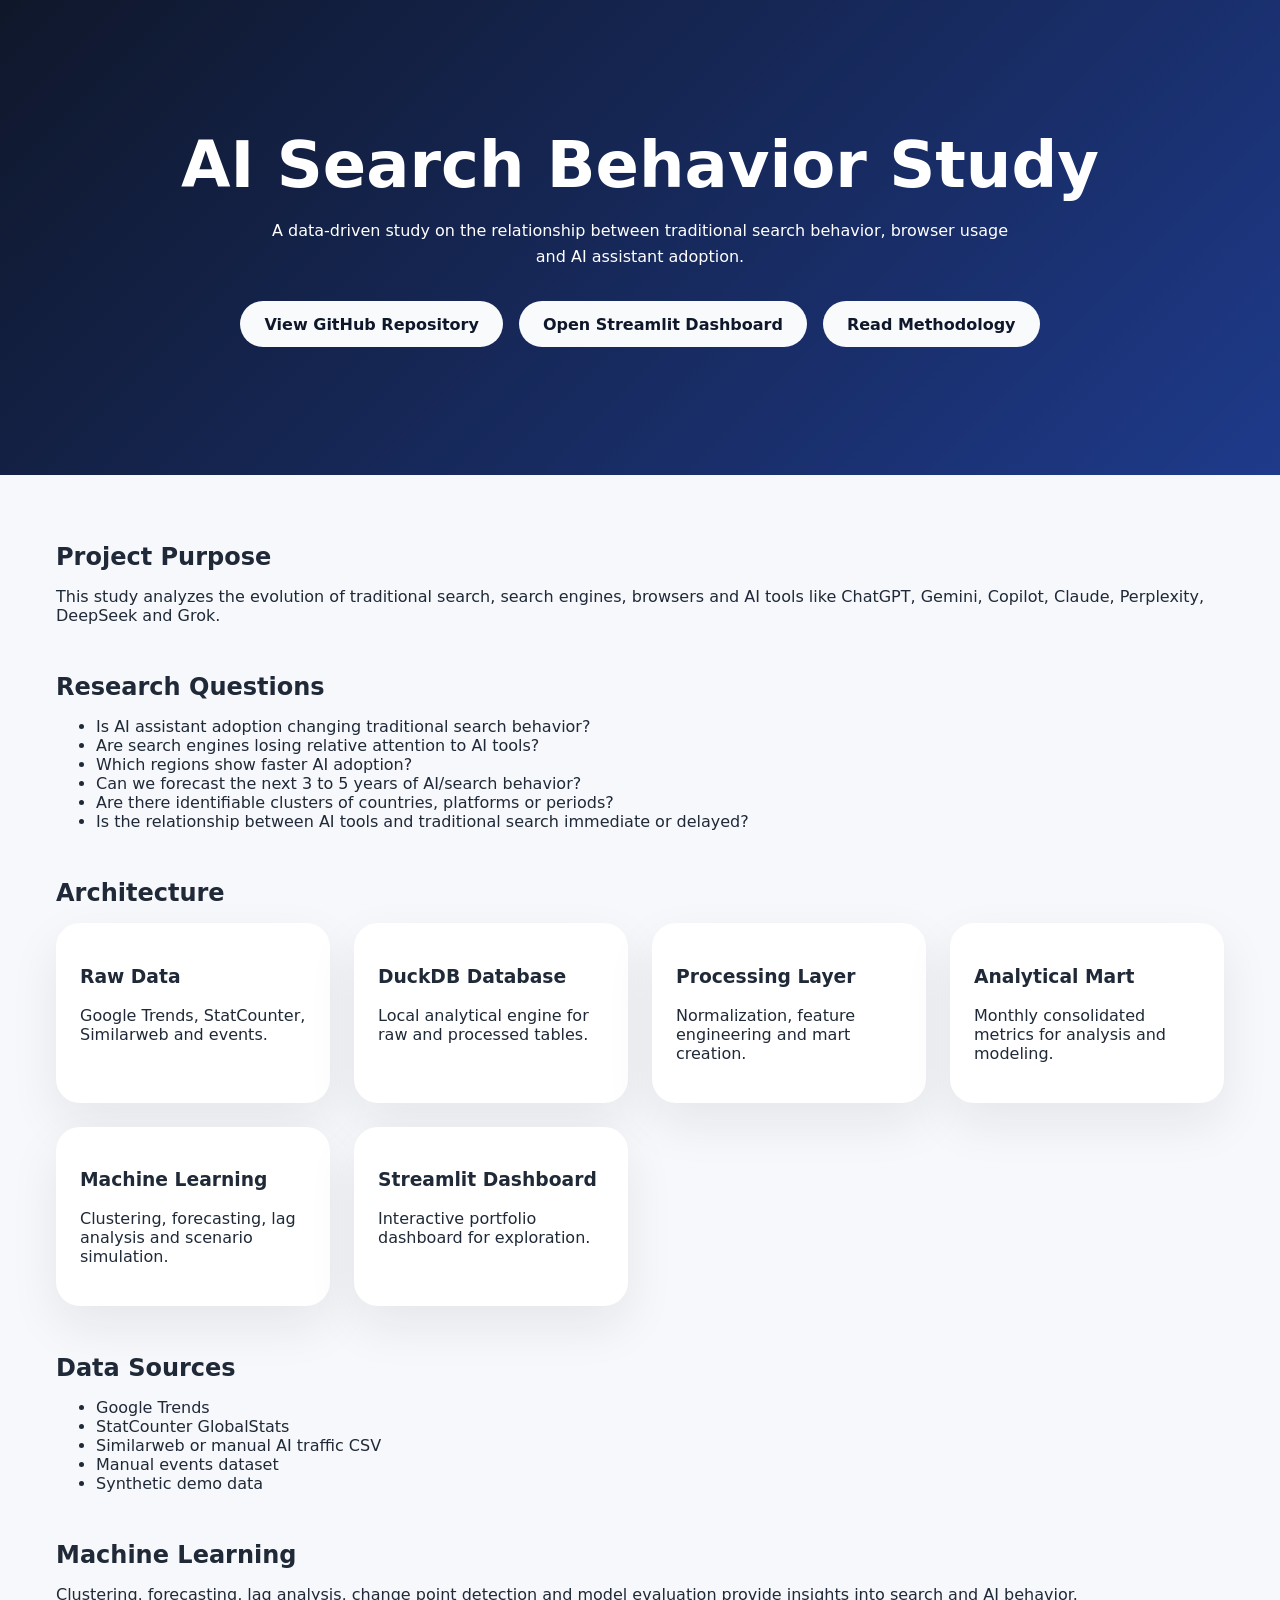
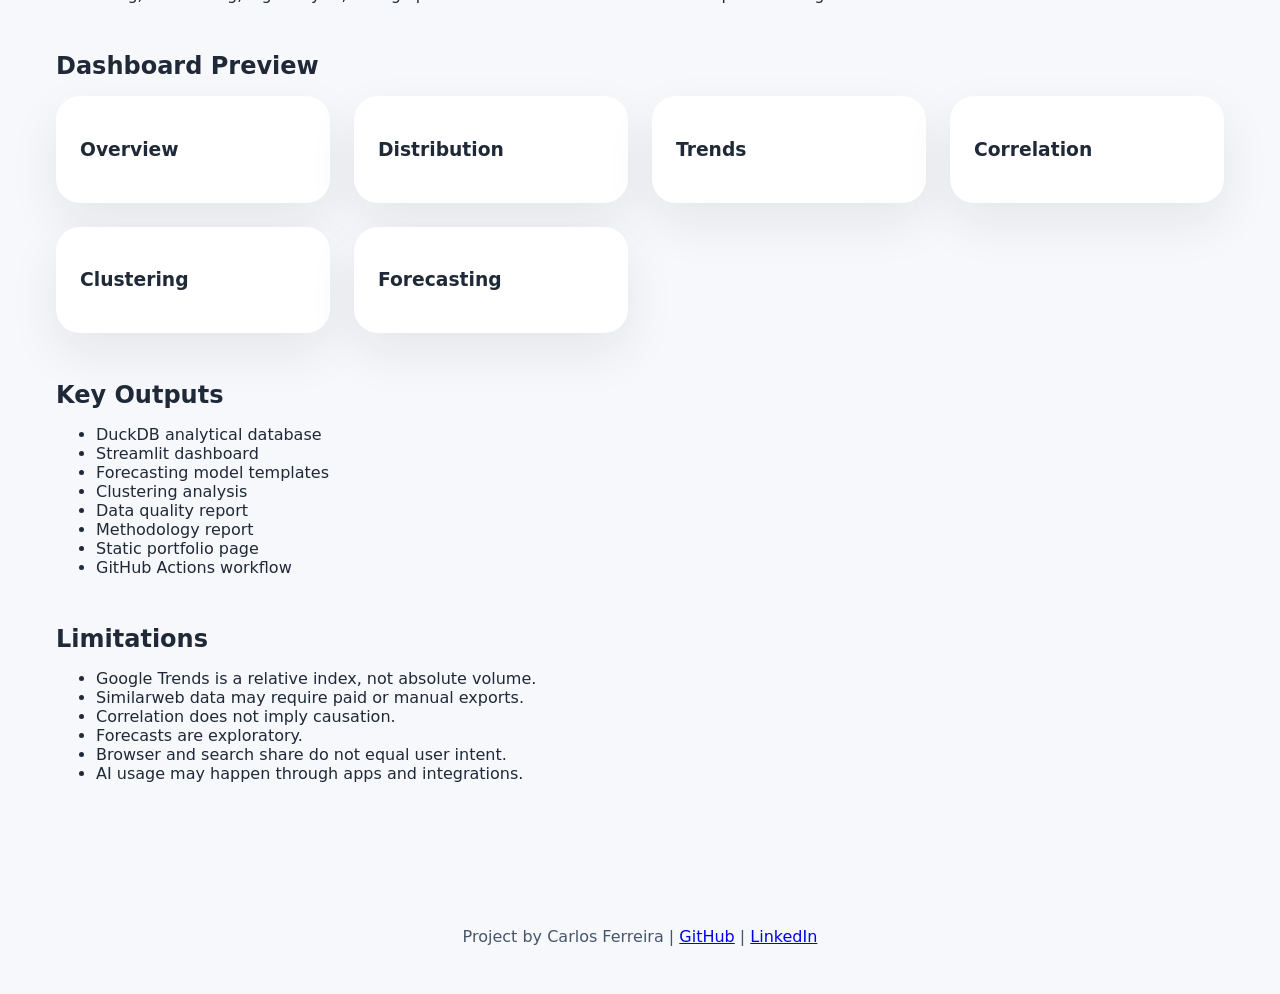
<file: ai_search_behavior_study_gh_pages_tmp/index.html>
<!DOCTYPE html>
<html lang="en">
<head>
  <meta charset="UTF-8" />
  <meta name="viewport" content="width=device-width, initial-scale=1.0" />
  <title>AI Search Behavior Study</title>
  <link rel="stylesheet" href="styles.css" />
</head>
<body>
  <header class="hero">
    <div class="container">
      <h1>AI Search Behavior Study</h1>
      <p>A data-driven study on the relationship between traditional search behavior, browser usage and AI assistant adoption.</p>
      <div class="buttons">
        <a href="https://github.com/YOUR_USERNAME/ai-search-behavior-study" target="_blank">View GitHub Repository</a>
        <a href="https://share.streamlit.io/YOUR_USERNAME/ai-search-behavior-study/app/streamlit_app.py" target="_blank">Open Streamlit Dashboard</a>
        <a href="#methodology">Read Methodology</a>
      </div>
    </div>
  </header>
  <main class="container">
    <section id="purpose">
      <h2>Project Purpose</h2>
      <p>This study analyzes the evolution of traditional search, search engines, browsers and AI tools like ChatGPT, Gemini, Copilot, Claude, Perplexity, DeepSeek and Grok.</p>
    </section>
    <section id="questions">
      <h2>Research Questions</h2>
      <ul>
        <li>Is AI assistant adoption changing traditional search behavior?</li>
        <li>Are search engines losing relative attention to AI tools?</li>
        <li>Which regions show faster AI adoption?</li>
        <li>Can we forecast the next 3 to 5 years of AI/search behavior?</li>
        <li>Are there identifiable clusters of countries, platforms or periods?</li>
        <li>Is the relationship between AI tools and traditional search immediate or delayed?</li>
      </ul>
    </section>
    <section id="architecture">
      <h2>Architecture</h2>
      <div class="card-grid">
        <div class="card"><h3>Raw Data</h3><p>Google Trends, StatCounter, Similarweb and events.</p></div>
        <div class="card"><h3>DuckDB Database</h3><p>Local analytical engine for raw and processed tables.</p></div>
        <div class="card"><h3>Processing Layer</h3><p>Normalization, feature engineering and mart creation.</p></div>
        <div class="card"><h3>Analytical Mart</h3><p>Monthly consolidated metrics for analysis and modeling.</p></div>
        <div class="card"><h3>Machine Learning</h3><p>Clustering, forecasting, lag analysis and scenario simulation.</p></div>
        <div class="card"><h3>Streamlit Dashboard</h3><p>Interactive portfolio dashboard for exploration.</p></div>
      </div>
    </section>
    <section id="data-sources">
      <h2>Data Sources</h2>
      <ul>
        <li>Google Trends</li>
        <li>StatCounter GlobalStats</li>
        <li>Similarweb or manual AI traffic CSV</li>
        <li>Manual events dataset</li>
        <li>Synthetic demo data</li>
      </ul>
    </section>
    <section id="ml">
      <h2>Machine Learning</h2>
      <p>Clustering, forecasting, lag analysis, change point detection and model evaluation provide insights into search and AI behavior.</p>
    </section>
    <section id="preview">
      <h2>Dashboard Preview</h2>
      <div class="card-grid">
        <div class="card"><h3>Overview</h3></div>
        <div class="card"><h3>Distribution</h3></div>
        <div class="card"><h3>Trends</h3></div>
        <div class="card"><h3>Correlation</h3></div>
        <div class="card"><h3>Clustering</h3></div>
        <div class="card"><h3>Forecasting</h3></div>
      </div>
    </section>
    <section id="key-outputs">
      <h2>Key Outputs</h2>
      <ul>
        <li>DuckDB analytical database</li>
        <li>Streamlit dashboard</li>
        <li>Forecasting model templates</li>
        <li>Clustering analysis</li>
        <li>Data quality report</li>
        <li>Methodology report</li>
        <li>Static portfolio page</li>
        <li>GitHub Actions workflow</li>
      </ul>
    </section>
    <section id="limitations">
      <h2>Limitations</h2>
      <ul>
        <li>Google Trends is a relative index, not absolute volume.</li>
        <li>Similarweb data may require paid or manual exports.</li>
        <li>Correlation does not imply causation.</li>
        <li>Forecasts are exploratory.</li>
        <li>Browser and search share do not equal user intent.</li>
        <li>AI usage may happen through apps and integrations.</li>
      </ul>
    </section>
  </main>
  <footer>
    <p>Project by Carlos Ferreira | <a href="https://github.com/YOUR_USERNAME/ai-search-behavior-study">GitHub</a> | <a href="#">LinkedIn</a></p>
  </footer>
  <script src="script.js"></script>
</body>
</html>
</file>
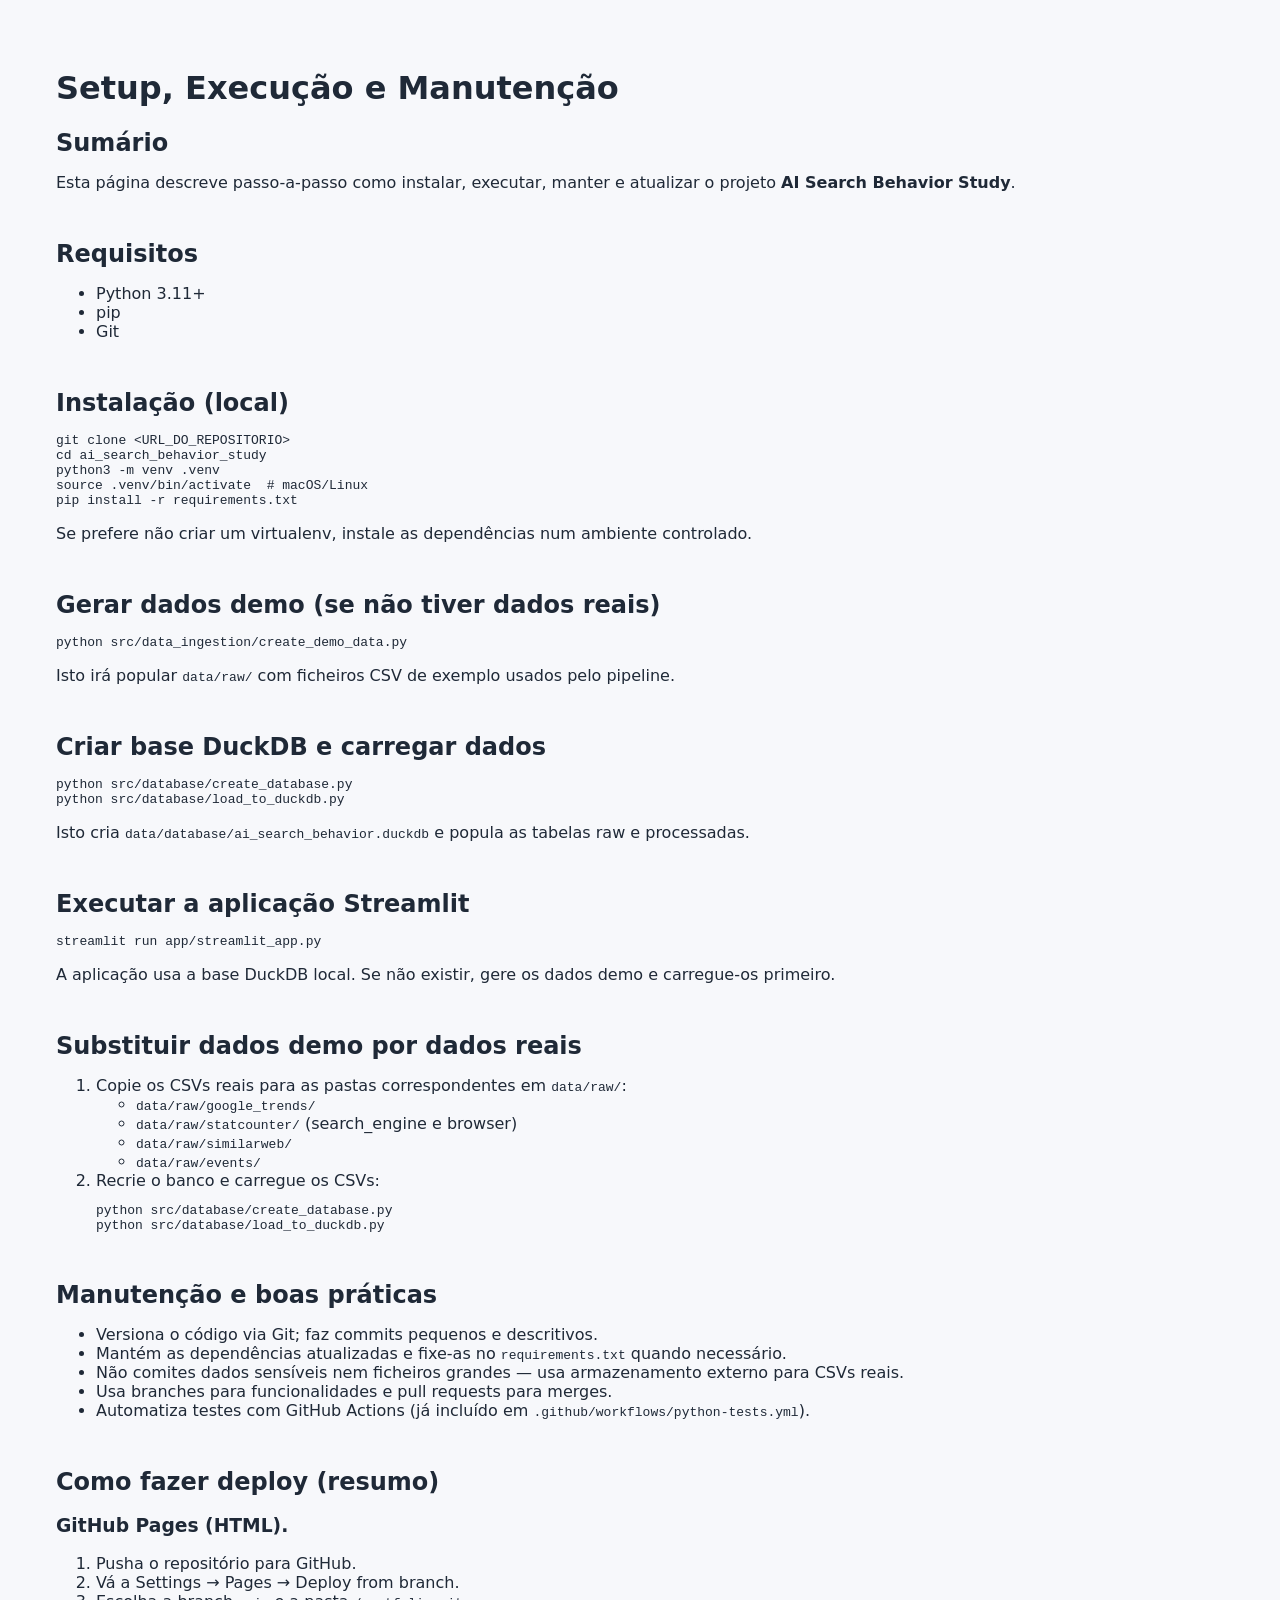
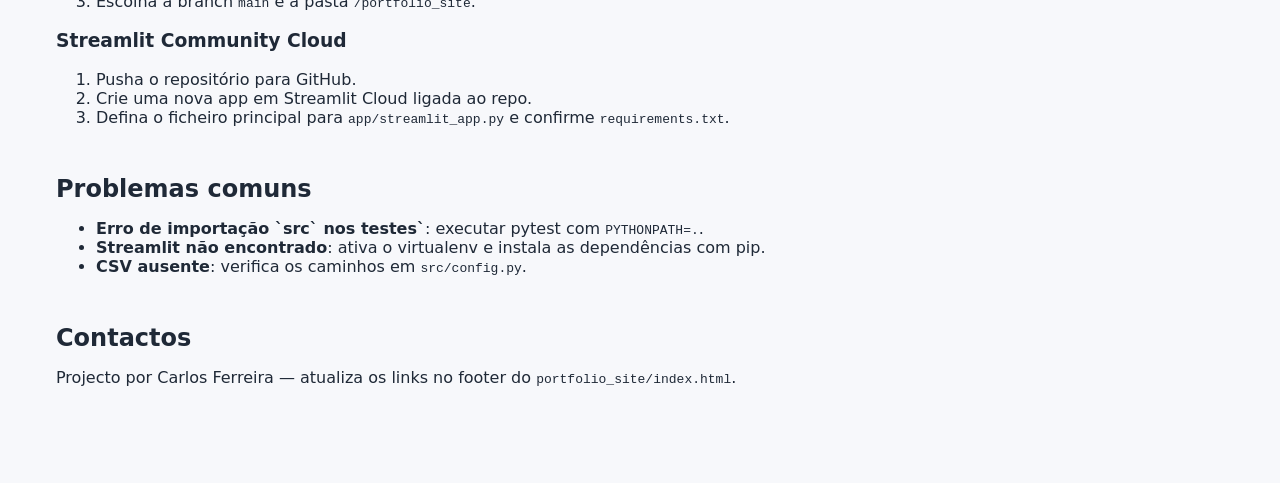
<file: ai_search_behavior_study_gh_pages_tmp/setup_and_maintenance.html>
<!DOCTYPE html>
<html lang="pt">
<head>
  <meta charset="utf-8">
  <meta name="viewport" content="width=device-width,initial-scale=1">
  <title>AI Search Behavior Study — Setup & Manutenção</title>
  <link rel="stylesheet" href="styles.css">
</head>
<body>
  <main class="container">
    <h1>Setup, Execução e Manutenção</h1>

    <section>
      <h2>Sumário</h2>
      <p>Esta página descreve passo-a-passo como instalar, executar, manter e atualizar o projeto <strong>AI Search Behavior Study</strong>.</p>
    </section>

    <section>
      <h2>Requisitos</h2>
      <ul>
        <li>Python 3.11+</li>
        <li>pip</li>
        <li>Git</li>
      </ul>
    </section>

    <section>
      <h2>Instalação (local)</h2>
      <pre><code class="bash">git clone &lt;URL_DO_REPOSITORIO&gt;
cd ai_search_behavior_study
python3 -m venv .venv
source .venv/bin/activate  # macOS/Linux
pip install -r requirements.txt
</code></pre>
      <p>Se prefere não criar um virtualenv, instale as dependências num ambiente controlado.</p>
    </section>

    <section>
      <h2>Gerar dados demo (se não tiver dados reais)</h2>
      <pre><code class="bash">python src/data_ingestion/create_demo_data.py
</code></pre>
      <p>Isto irá popular <code>data/raw/</code> com ficheiros CSV de exemplo usados pelo pipeline.</p>
    </section>

    <section>
      <h2>Criar base DuckDB e carregar dados</h2>
      <pre><code class="bash">python src/database/create_database.py
python src/database/load_to_duckdb.py
</code></pre>
      <p>Isto cria <code>data/database/ai_search_behavior.duckdb</code> e popula as tabelas raw e processadas.</p>
    </section>

    <section>
      <h2>Executar a aplicação Streamlit</h2>
      <pre><code class="bash">streamlit run app/streamlit_app.py
</code></pre>
      <p>A aplicação usa a base DuckDB local. Se não existir, gere os dados demo e carregue-os primeiro.</p>
    </section>

    <section>
      <h2>Substituir dados demo por dados reais</h2>
      <ol>
        <li>Copie os CSVs reais para as pastas correspondentes em <code>data/raw/</code>:</li>
        <ul>
          <li><code>data/raw/google_trends/</code></li>
          <li><code>data/raw/statcounter/</code> (search_engine e browser)</li>
          <li><code>data/raw/similarweb/</code></li>
          <li><code>data/raw/events/</code></li>
        </ul>
        <li>Recrie o banco e carregue os CSVs:</li>
        <pre><code class="bash">python src/database/create_database.py
python src/database/load_to_duckdb.py
</code></pre>
      </ol>
    </section>

    <section>
      <h2>Manutenção e boas práticas</h2>
      <ul>
        <li>Versiona o código via Git; faz commits pequenos e descritivos.</li>
        <li>Mantém as dependências atualizadas e fixe-as no <code>requirements.txt</code> quando necessário.</li>
        <li>Não comites dados sensíveis nem ficheiros grandes — usa armazenamento externo para CSVs reais.</li>
        <li>Usa branches para funcionalidades e pull requests para merges.</li>
        <li>Automatiza testes com GitHub Actions (já incluído em <code>.github/workflows/python-tests.yml</code>).</li>
      </ul>
    </section>

    <section>
      <h2>Como fazer deploy (resumo)</h2>
      <h3>GitHub Pages (HTML).</h3>
      <ol>
        <li>Pusha o repositório para GitHub.</li>
        <li>Vá a Settings → Pages → Deploy from branch.</li>
        <li>Escolha a branch <code>main</code> e a pasta <code>/portfolio_site</code>.</li>
      </ol>

      <h3>Streamlit Community Cloud</h3>
      <ol>
        <li>Pusha o repositório para GitHub.</li>
        <li>Crie uma nova app em Streamlit Cloud ligada ao repo.</li>
        <li>Defina o ficheiro principal para <code>app/streamlit_app.py</code> e confirme <code>requirements.txt</code>.</li>
      </ol>
    </section>

    <section>
      <h2>Problemas comuns</h2>
      <ul>
        <li><strong>Erro de importação `src` nos testes`</strong>: executar pytest com <code>PYTHONPATH=.</code>.</li>
        <li><strong>Streamlit não encontrado</strong>: ativa o virtualenv e instala as dependências com pip.</li>
        <li><strong>CSV ausente</strong>: verifica os caminhos em <code>src/config.py</code>.</li>
      </ul>
    </section>

    <section>
      <h2>Contactos</h2>
      <p>Projecto por Carlos Ferreira — atualiza os links no footer do <code>portfolio_site/index.html</code>.</p>
    </section>

  </main>
</body>
</html>
</file>
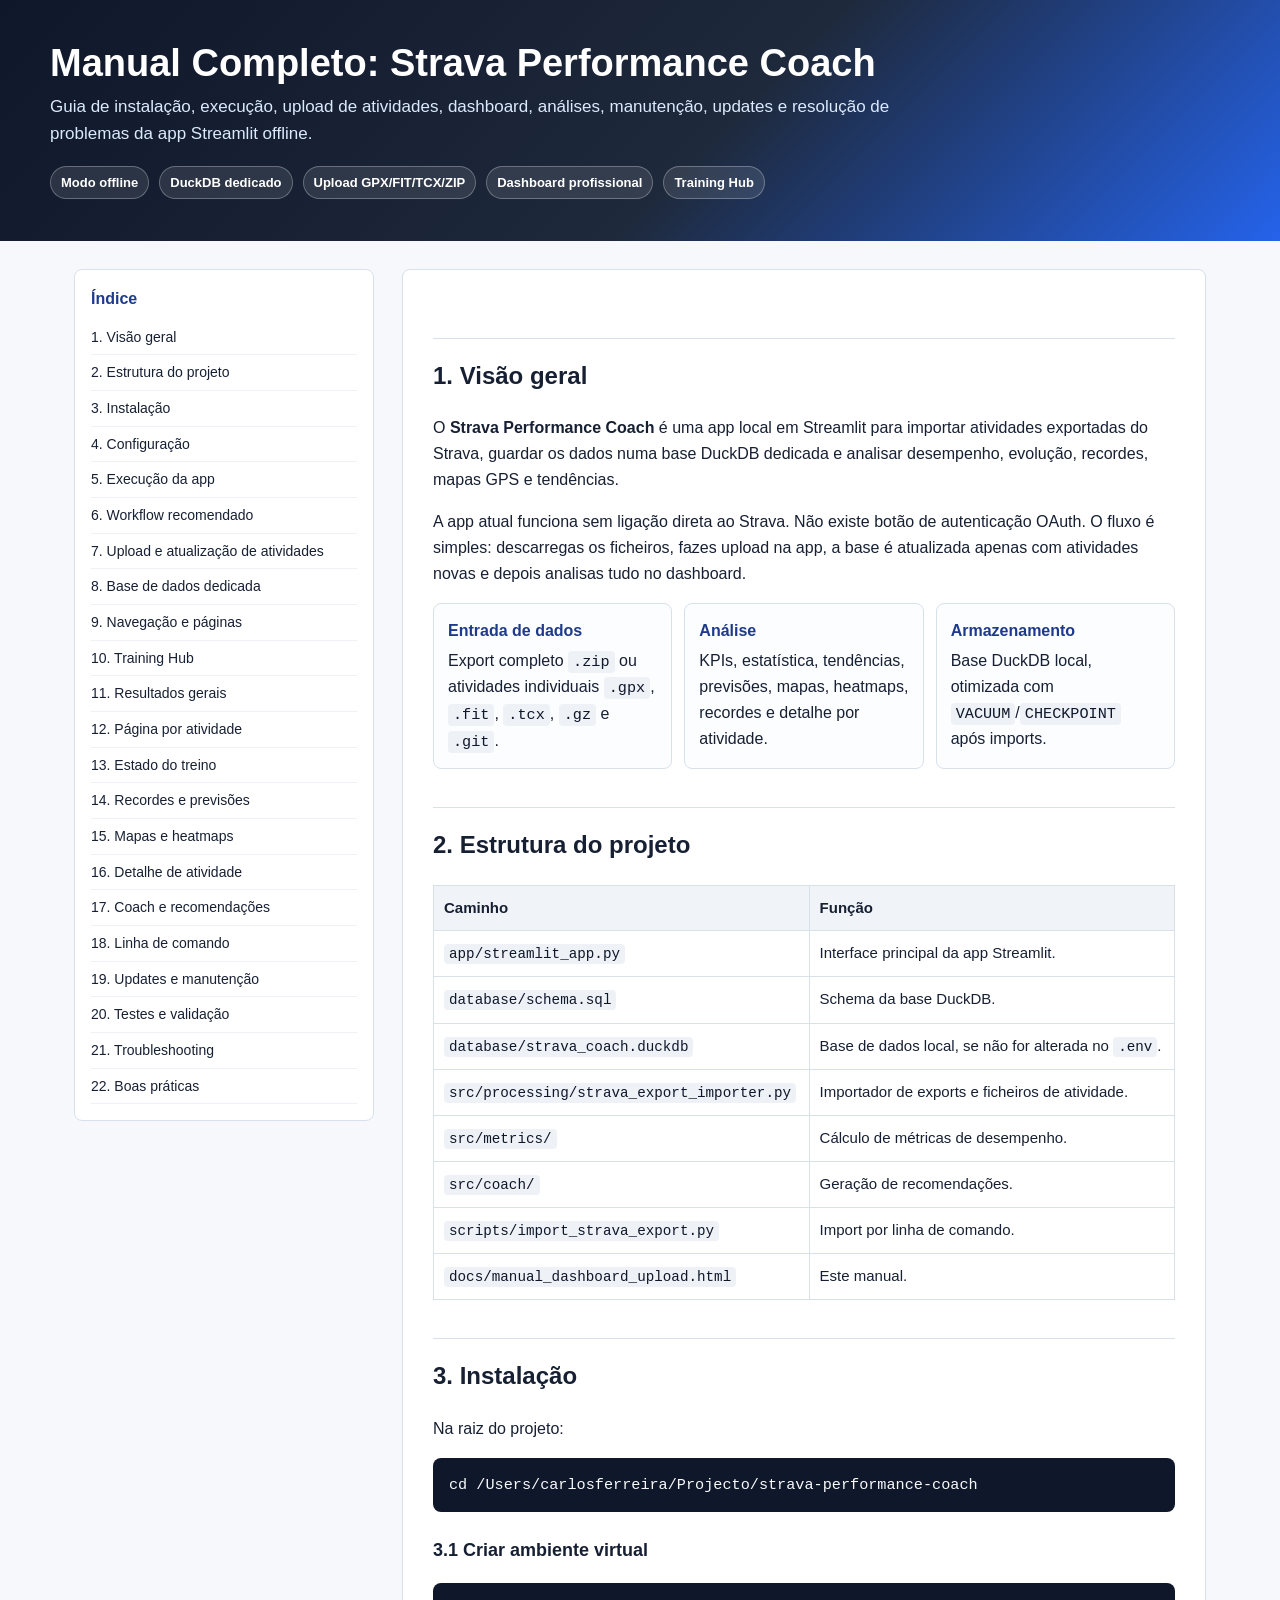
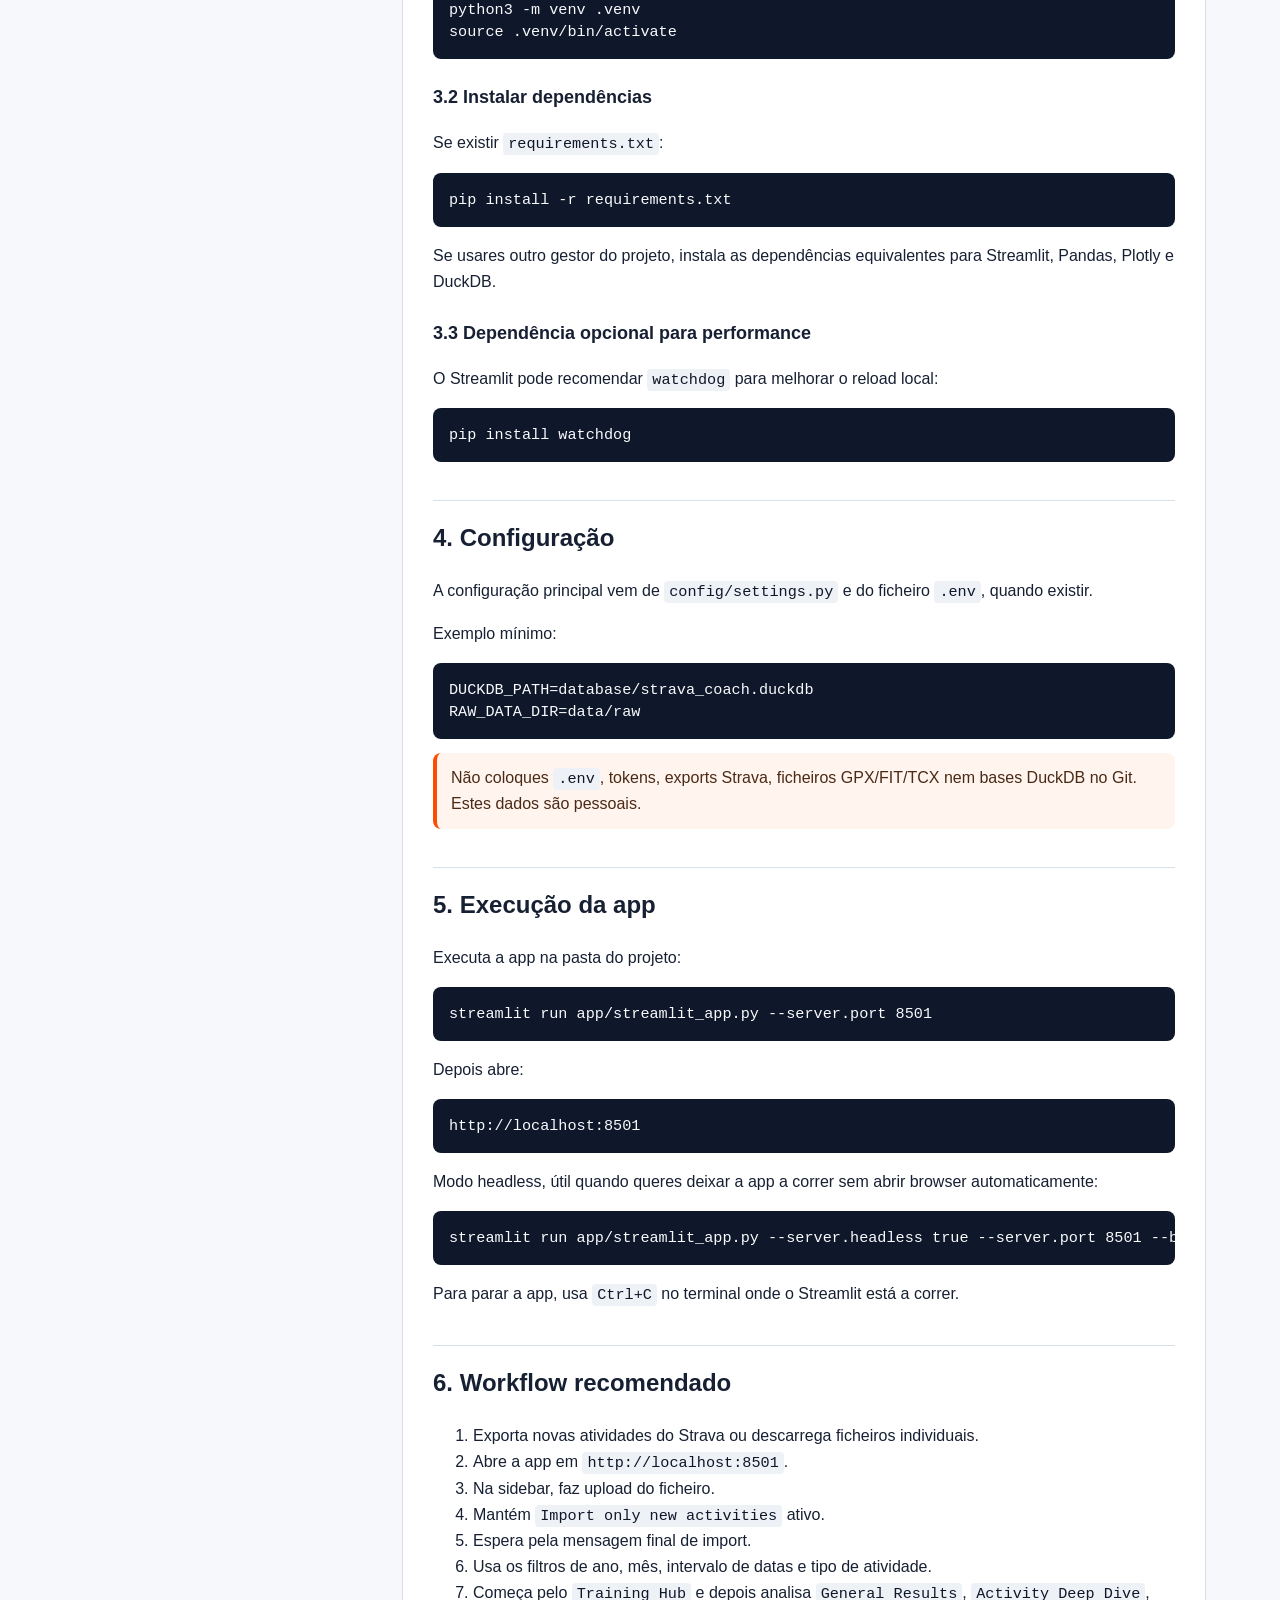
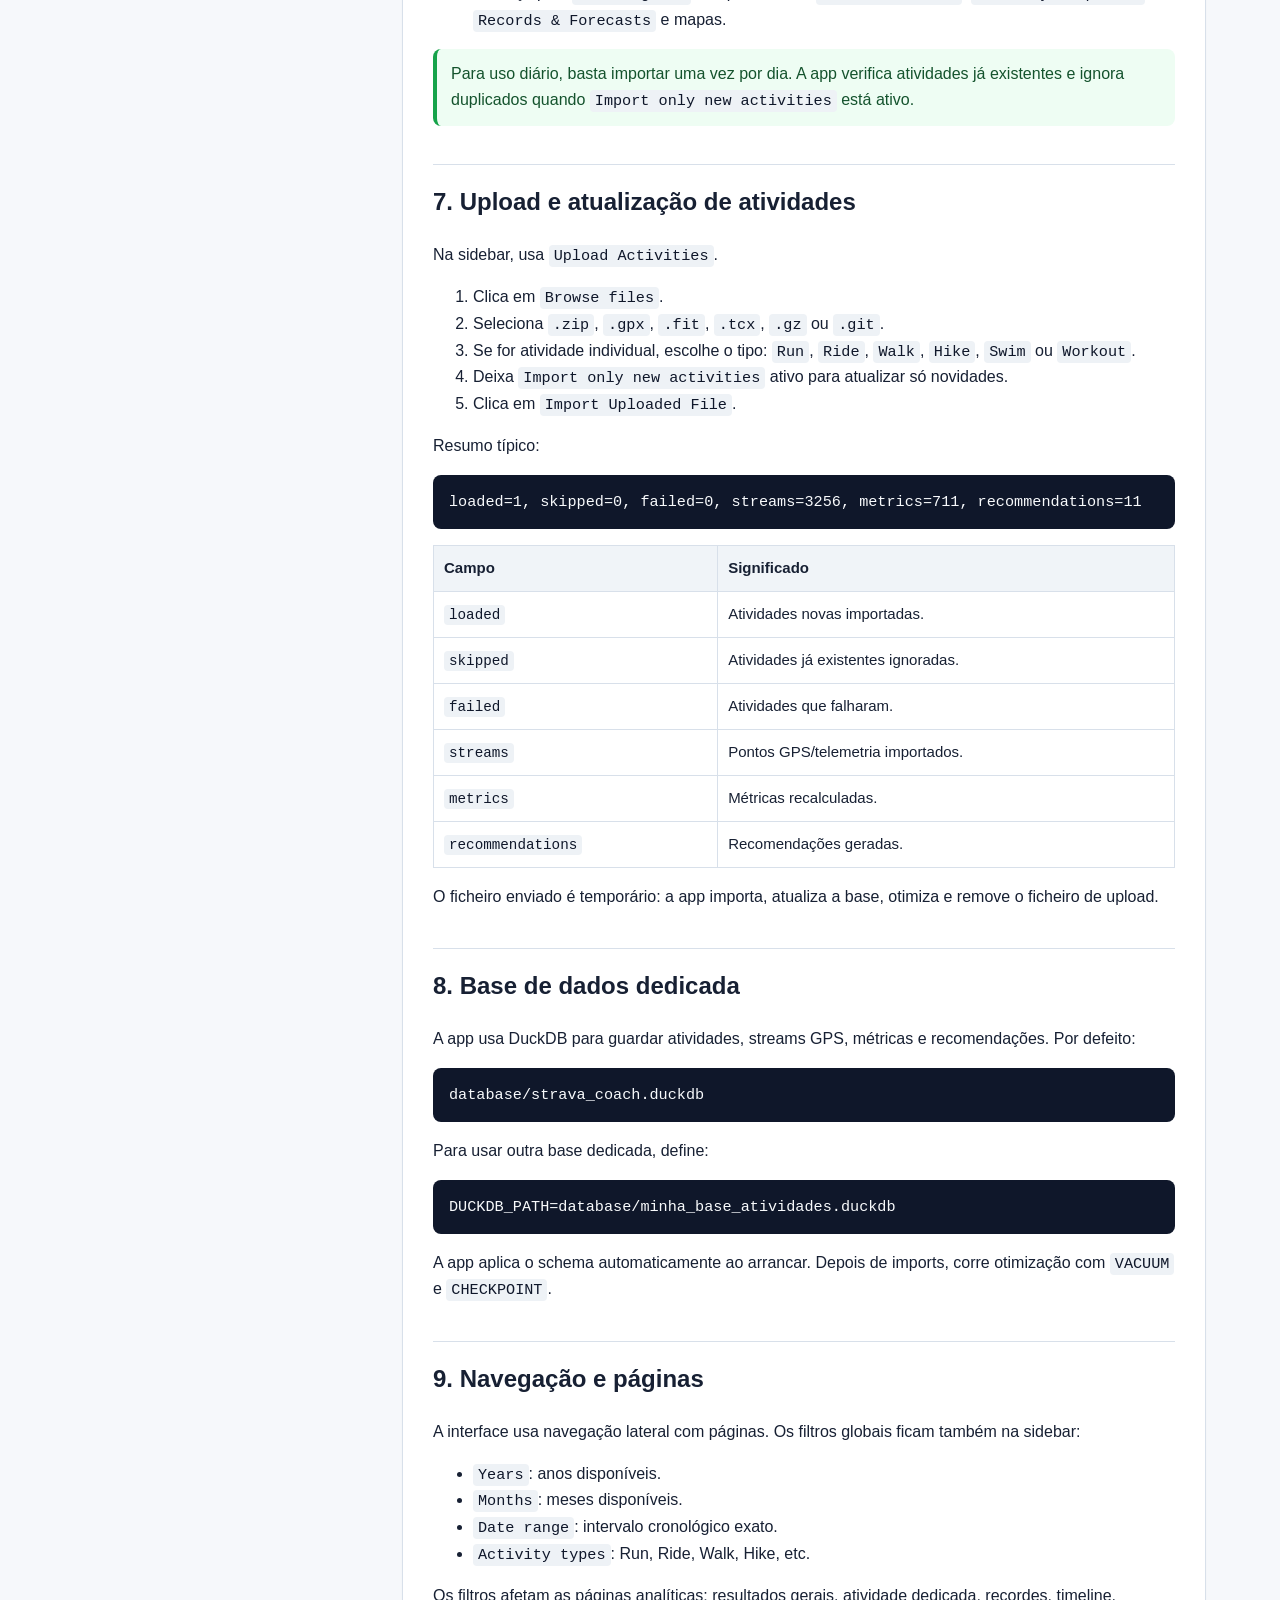
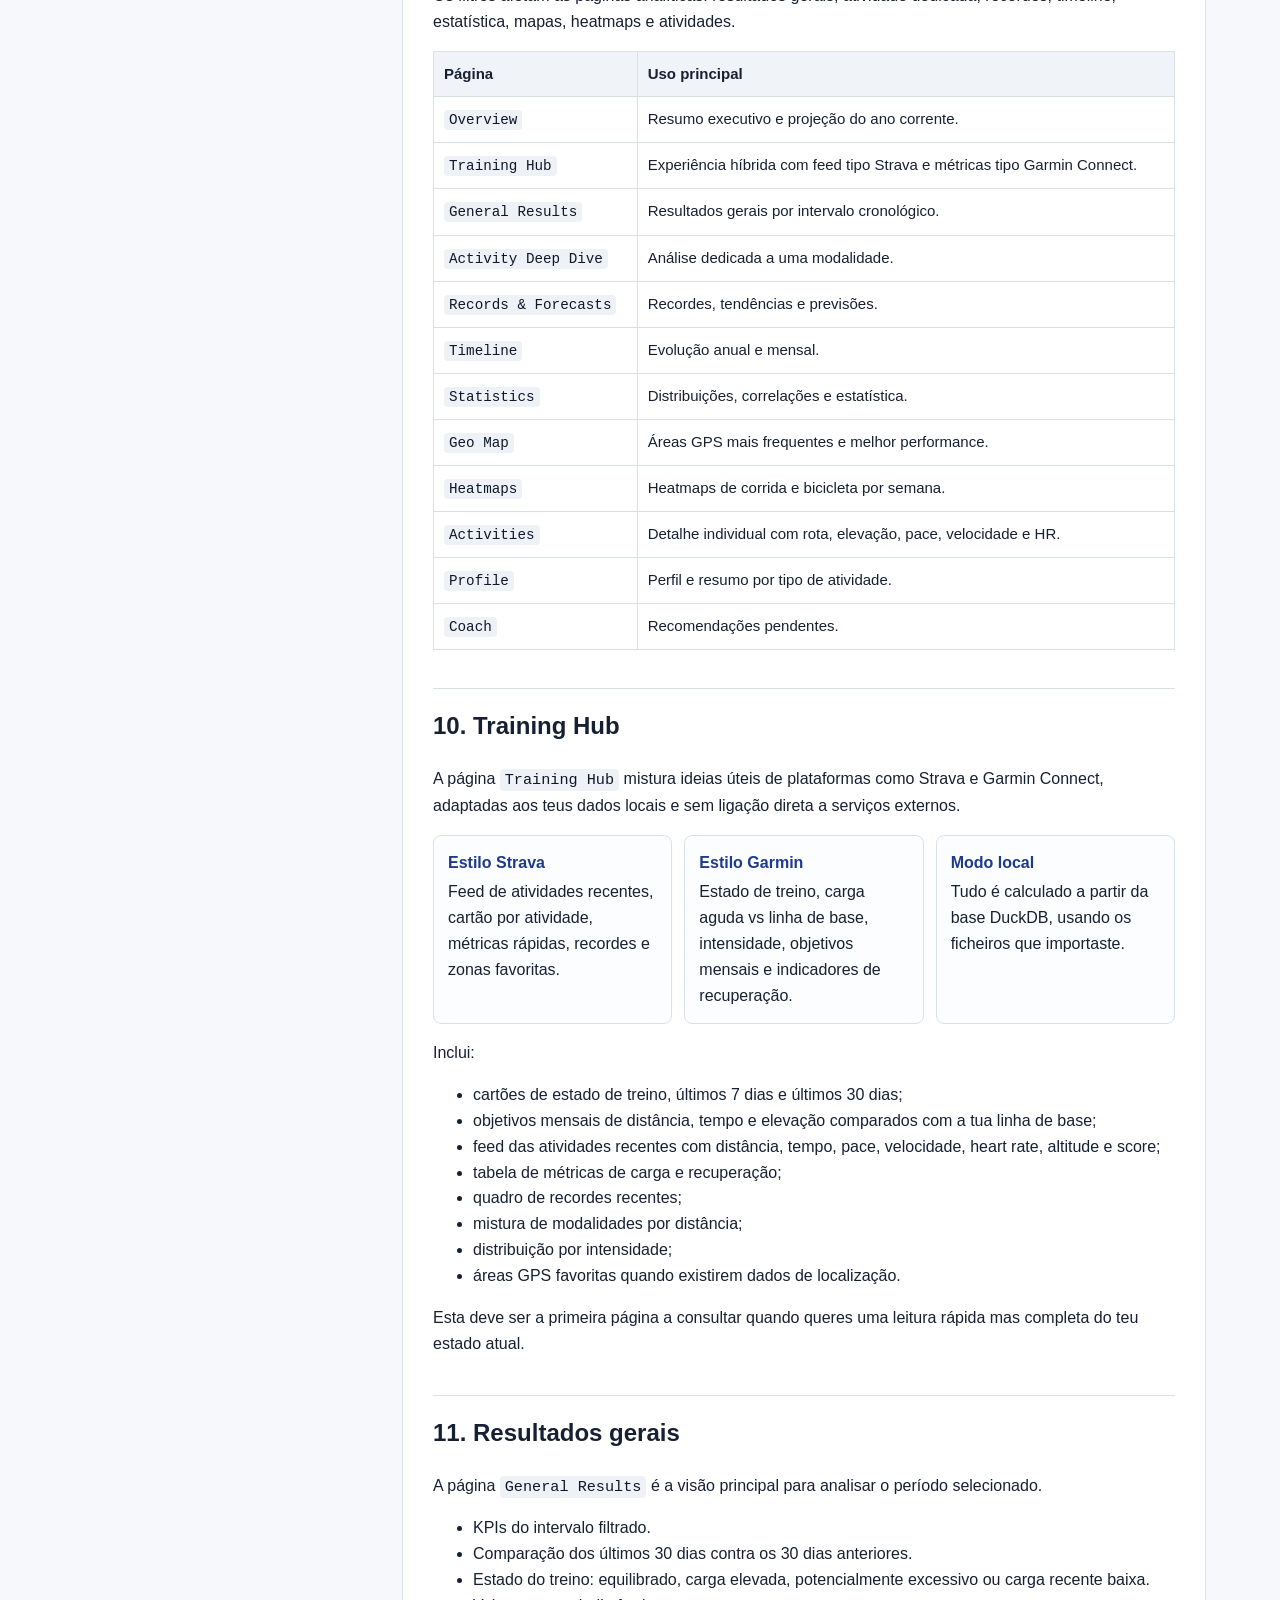
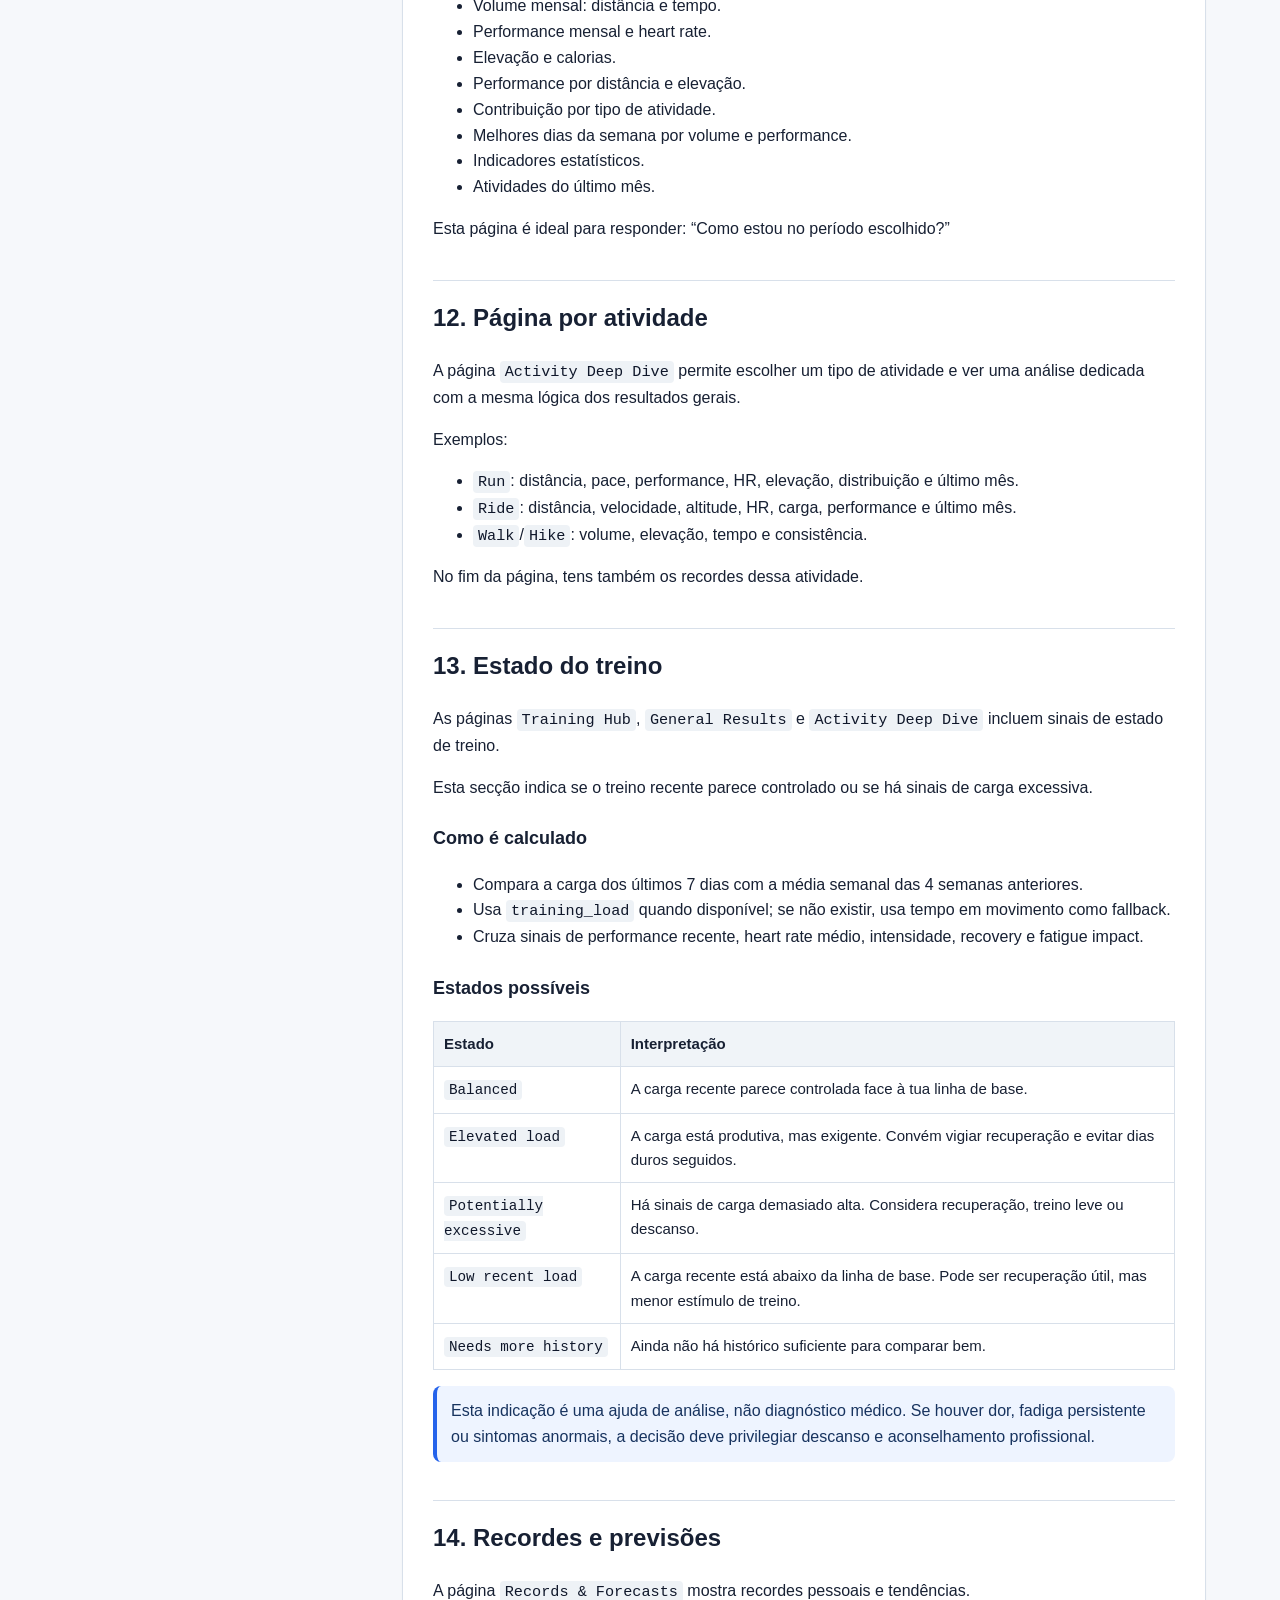
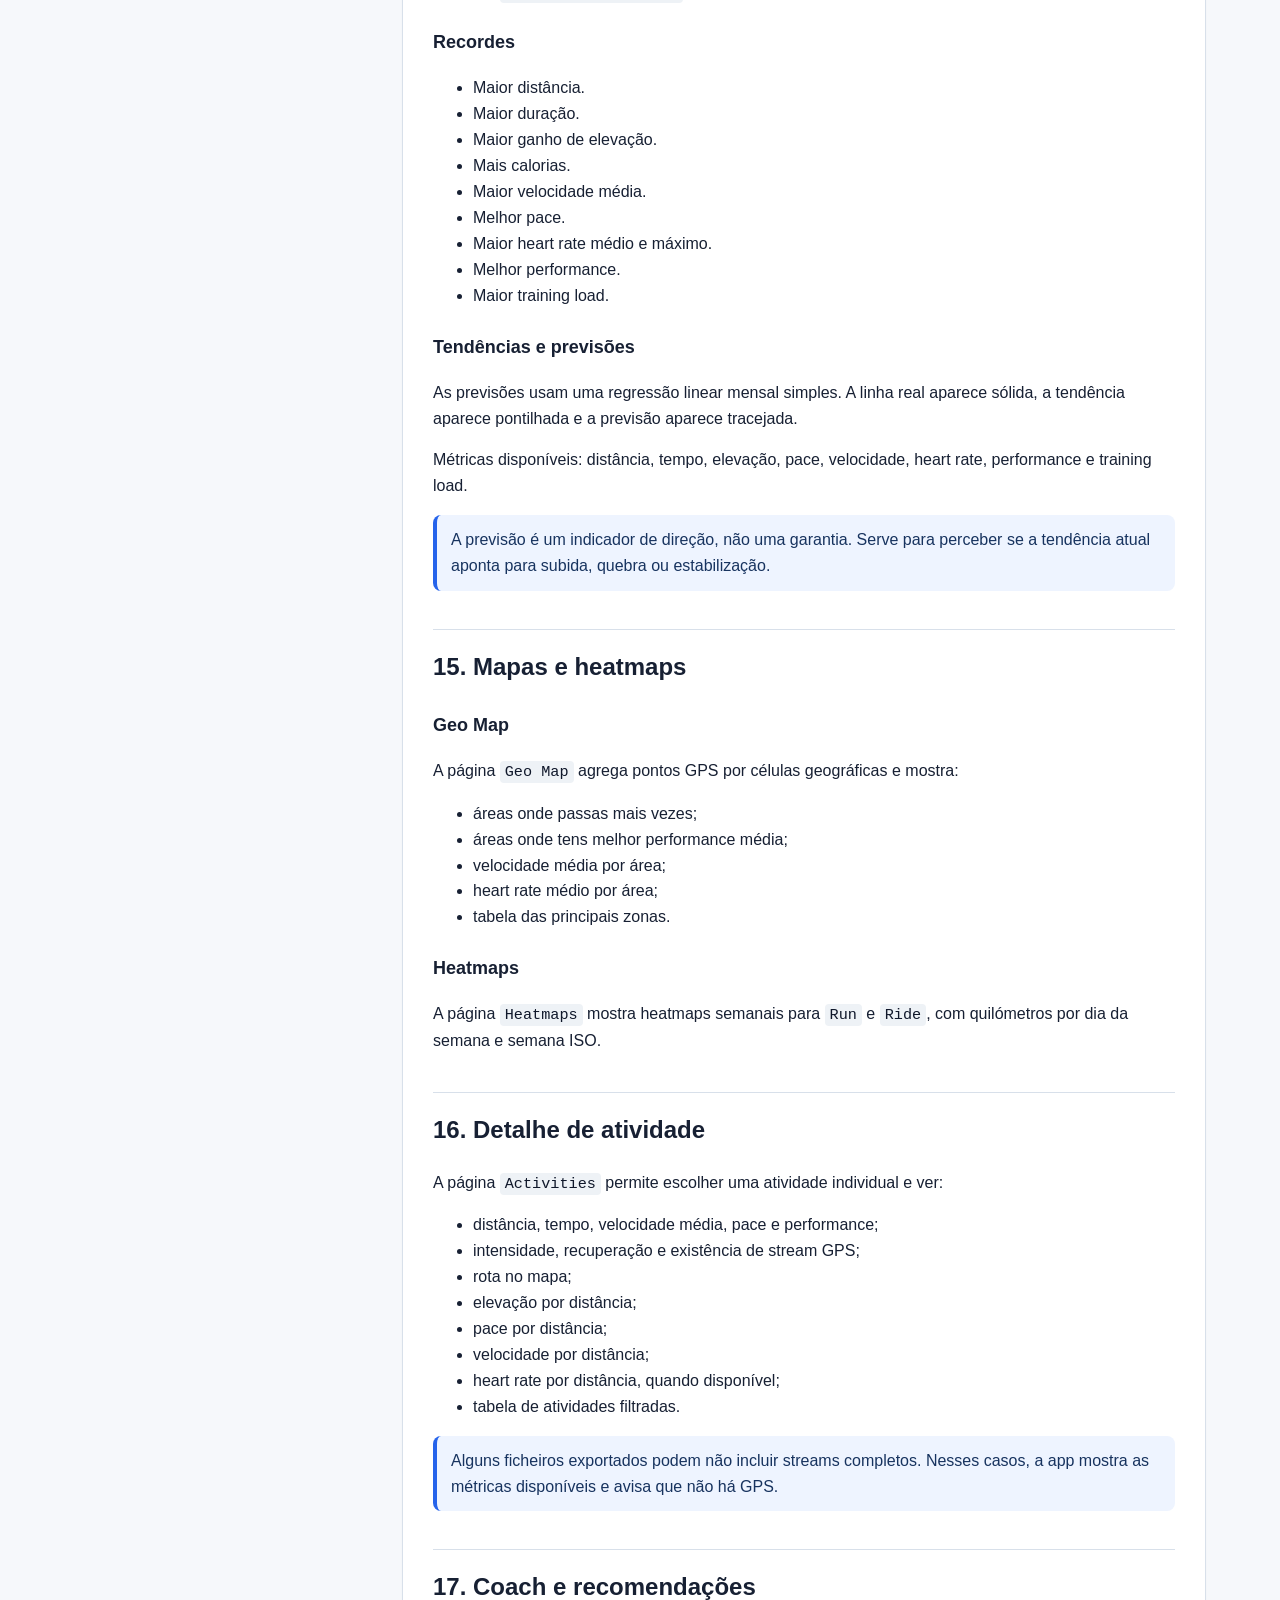
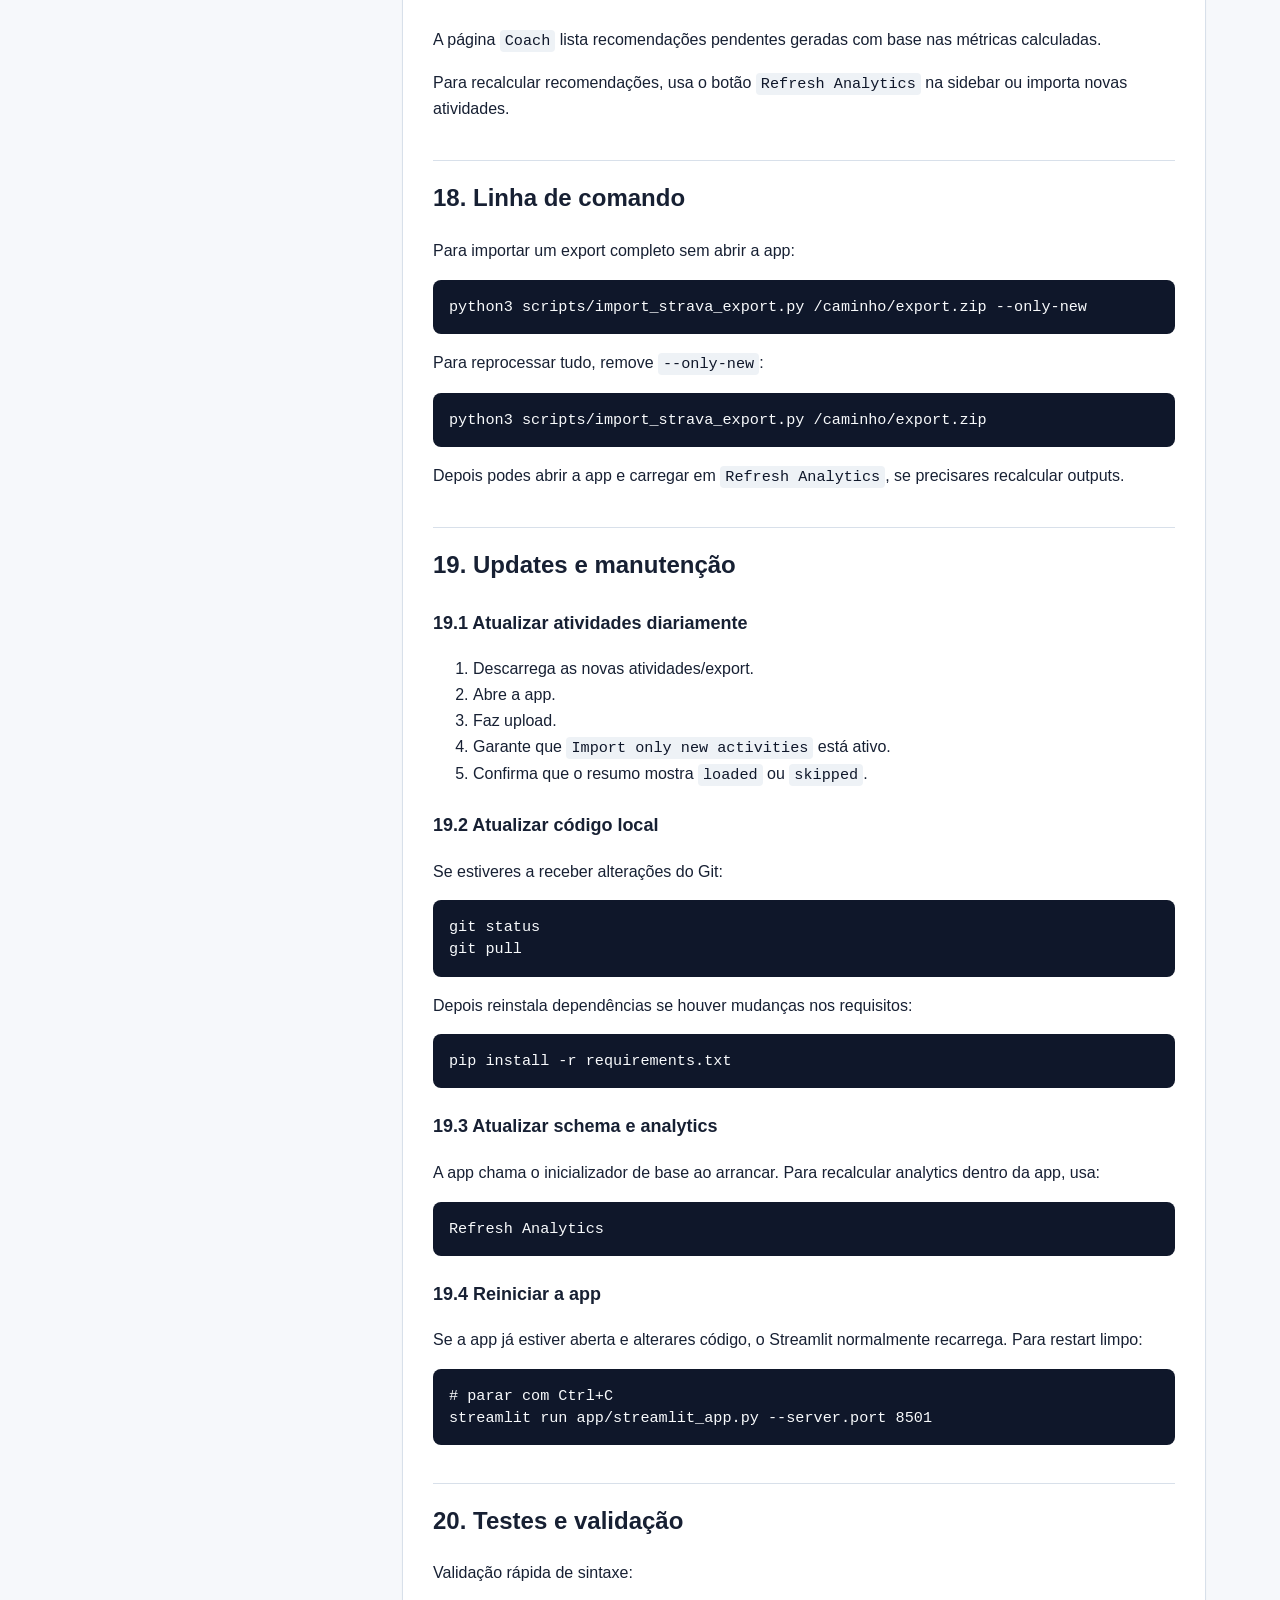
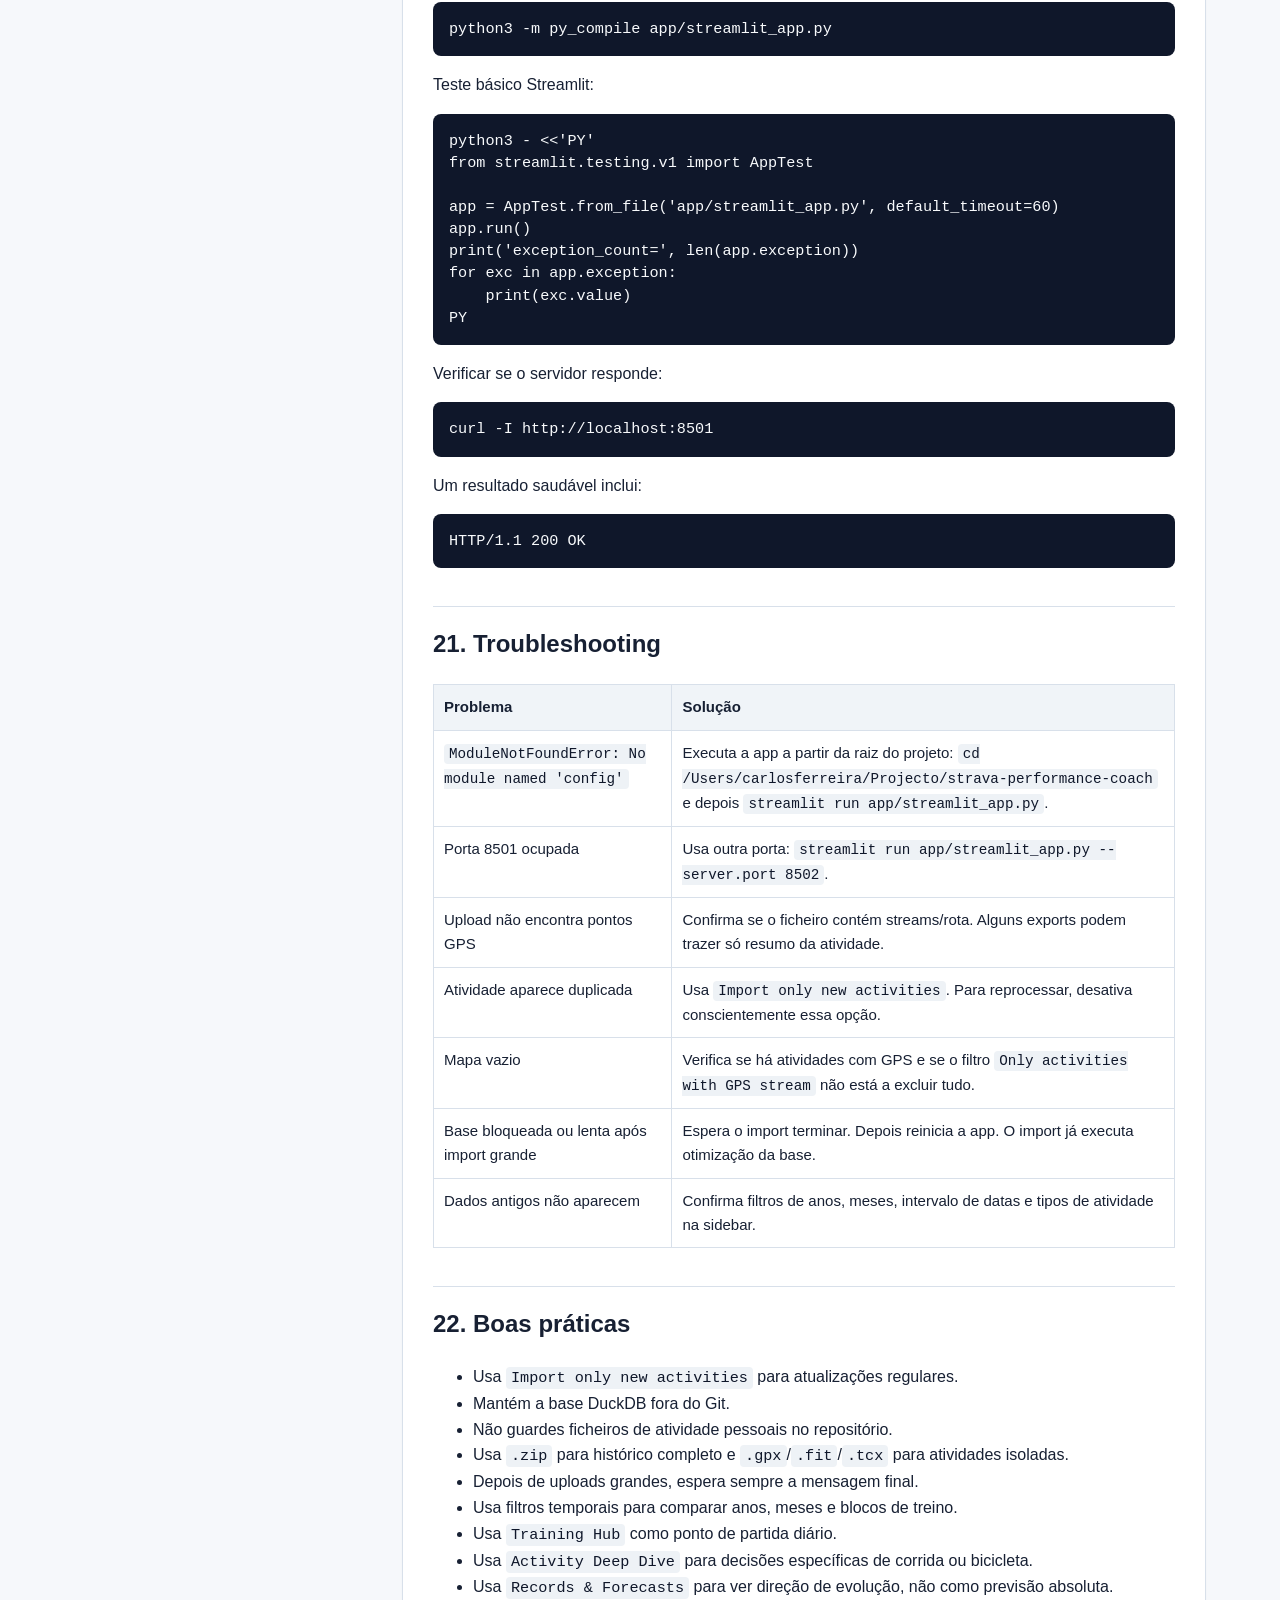
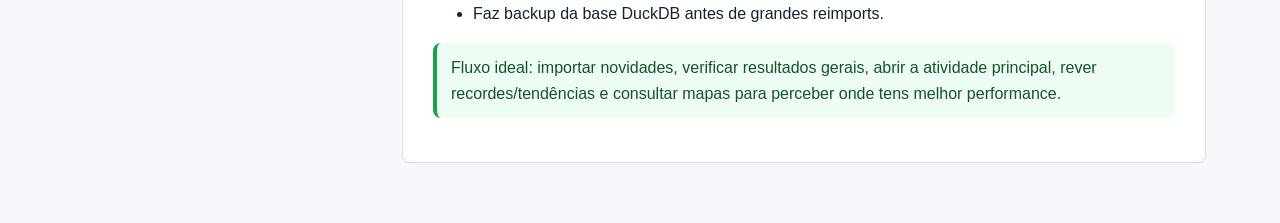
<file: strava-performance-coach/docs/manual_dashboard_upload.html>
<!doctype html>
<html lang="pt">
<head>
  <meta charset="utf-8">
  <meta name="viewport" content="width=device-width, initial-scale=1">
  <title>Manual Completo - Strava Performance Coach</title>
  <style>
    :root {
      --text: #172033;
      --muted: #64748b;
      --line: #d8e0ea;
      --accent: #2563eb;
      --accent-dark: #1e3a8a;
      --warn: #fc4c02;
      --bg: #f6f8fb;
      --panel: #ffffff;
      --code: #0f172a;
      --soft: #eef4ff;
    }

    * { box-sizing: border-box; }

    body {
      margin: 0;
      font-family: -apple-system, BlinkMacSystemFont, "Segoe UI", sans-serif;
      color: var(--text);
      background: var(--bg);
      line-height: 1.62;
    }

    header {
      background: linear-gradient(135deg, #0f172a 0%, #1e293b 56%, #2563eb 100%);
      color: #fff;
      padding: 42px 24px;
    }

    .wrap {
      max-width: 1180px;
      margin: 0 auto;
    }

    h1 {
      margin: 0 0 8px;
      font-size: 38px;
      line-height: 1.12;
      letter-spacing: 0;
    }

    h2 {
      margin-top: 38px;
      padding-top: 18px;
      border-top: 1px solid var(--line);
      font-size: 24px;
    }

    h3 {
      margin-top: 24px;
      font-size: 18px;
    }

    p, li { font-size: 16px; }

    .subtitle {
      margin: 0;
      color: #dbeafe;
      font-size: 17px;
      max-width: 840px;
    }

    .meta {
      display: flex;
      flex-wrap: wrap;
      gap: 10px;
      margin-top: 18px;
    }

    .pill {
      border: 1px solid rgba(255,255,255,0.28);
      background: rgba(255,255,255,0.10);
      color: #fff;
      border-radius: 999px;
      padding: 5px 10px;
      font-size: 13px;
      font-weight: 650;
    }

    main { padding: 28px 24px 60px; }

    .layout {
      display: grid;
      grid-template-columns: 300px minmax(0, 1fr);
      gap: 28px;
      align-items: start;
    }

    nav {
      position: sticky;
      top: 16px;
      background: var(--panel);
      border: 1px solid var(--line);
      border-radius: 8px;
      padding: 16px;
      max-height: calc(100vh - 32px);
      overflow: auto;
    }

    nav strong {
      display: block;
      margin-bottom: 8px;
      color: var(--accent-dark);
    }

    nav a {
      display: block;
      color: var(--text);
      text-decoration: none;
      padding: 6px 0;
      border-bottom: 1px solid #eef2f6;
      font-size: 14px;
    }

    nav a:hover { color: var(--accent); }

    article {
      background: var(--panel);
      border: 1px solid var(--line);
      border-radius: 8px;
      padding: 30px;
      box-shadow: 0 1px 2px rgba(15, 23, 42, 0.04);
    }

    code {
      font-family: "SFMono-Regular", Consolas, "Liberation Mono", monospace;
      background: #eef2f6;
      color: var(--code);
      padding: 2px 5px;
      border-radius: 4px;
      font-size: 0.95em;
    }

    pre {
      background: #0f172a;
      color: #f8fafc;
      padding: 16px;
      border-radius: 8px;
      overflow-x: auto;
      line-height: 1.45;
    }

    pre code {
      background: transparent;
      color: inherit;
      padding: 0;
    }

    .note, .warning, .success {
      padding: 12px 14px;
      border-radius: 8px;
      margin: 14px 0;
    }

    .note {
      border-left: 4px solid var(--accent);
      background: var(--soft);
      color: #17335f;
    }

    .warning {
      border-left: 4px solid var(--warn);
      background: #fff4ee;
      color: #4a2a16;
    }

    .success {
      border-left: 4px solid #16a34a;
      background: #eefdf3;
      color: #14532d;
    }

    table {
      width: 100%;
      border-collapse: collapse;
      margin: 16px 0;
      font-size: 15px;
    }

    th, td {
      border: 1px solid var(--line);
      text-align: left;
      padding: 10px;
      vertical-align: top;
    }

    th { background: #f0f4f8; }

    .cards {
      display: grid;
      grid-template-columns: repeat(3, minmax(0, 1fr));
      gap: 12px;
      margin: 16px 0;
    }

    .card {
      border: 1px solid var(--line);
      border-radius: 8px;
      padding: 14px;
      background: #fbfdff;
    }

    .card strong {
      display: block;
      margin-bottom: 4px;
      color: var(--accent-dark);
    }

    @media (max-width: 900px) {
      .layout { grid-template-columns: 1fr; }
      nav { position: static; max-height: none; }
      article { padding: 20px; }
      .cards { grid-template-columns: 1fr; }
    }
  </style>
</head>
<body>
  <header>
    <div class="wrap">
      <h1>Manual Completo: Strava Performance Coach</h1>
      <p class="subtitle">Guia de instalação, execução, upload de atividades, dashboard, análises, manutenção, updates e resolução de problemas da app Streamlit offline.</p>
      <div class="meta">
        <span class="pill">Modo offline</span>
        <span class="pill">DuckDB dedicado</span>
        <span class="pill">Upload GPX/FIT/TCX/ZIP</span>
        <span class="pill">Dashboard profissional</span>
        <span class="pill">Training Hub</span>
      </div>
    </div>
  </header>

  <main class="wrap">
    <div class="layout">
      <nav aria-label="Índice">
        <strong>Índice</strong>
        <a href="#visao-geral">1. Visão geral</a>
        <a href="#estrutura">2. Estrutura do projeto</a>
        <a href="#instalacao">3. Instalação</a>
        <a href="#configuracao">4. Configuração</a>
        <a href="#execucao">5. Execução da app</a>
        <a href="#workflow">6. Workflow recomendado</a>
        <a href="#upload">7. Upload e atualização de atividades</a>
        <a href="#base-dados">8. Base de dados dedicada</a>
        <a href="#navegacao">9. Navegação e páginas</a>
        <a href="#training-hub">10. Training Hub</a>
        <a href="#resultados-gerais">11. Resultados gerais</a>
        <a href="#atividade-dedicada">12. Página por atividade</a>
        <a href="#estado-treino">13. Estado do treino</a>
        <a href="#recordes">14. Recordes e previsões</a>
        <a href="#mapas">15. Mapas e heatmaps</a>
        <a href="#detalhe">16. Detalhe de atividade</a>
        <a href="#coach">17. Coach e recomendações</a>
        <a href="#cli">18. Linha de comando</a>
        <a href="#updates">19. Updates e manutenção</a>
        <a href="#testes">20. Testes e validação</a>
        <a href="#troubleshooting">21. Troubleshooting</a>
        <a href="#boas-praticas">22. Boas práticas</a>
      </nav>

      <article>
        <section id="visao-geral">
          <h2>1. Visão geral</h2>
          <p>O <strong>Strava Performance Coach</strong> é uma app local em Streamlit para importar atividades exportadas do Strava, guardar os dados numa base DuckDB dedicada e analisar desempenho, evolução, recordes, mapas GPS e tendências.</p>
          <p>A app atual funciona sem ligação direta ao Strava. Não existe botão de autenticação OAuth. O fluxo é simples: descarregas os ficheiros, fazes upload na app, a base é atualizada apenas com atividades novas e depois analisas tudo no dashboard.</p>
          <div class="cards">
            <div class="card"><strong>Entrada de dados</strong>Export completo <code>.zip</code> ou atividades individuais <code>.gpx</code>, <code>.fit</code>, <code>.tcx</code>, <code>.gz</code> e <code>.git</code>.</div>
            <div class="card"><strong>Análise</strong>KPIs, estatística, tendências, previsões, mapas, heatmaps, recordes e detalhe por atividade.</div>
            <div class="card"><strong>Armazenamento</strong>Base DuckDB local, otimizada com <code>VACUUM</code>/<code>CHECKPOINT</code> após imports.</div>
          </div>
        </section>

        <section id="estrutura">
          <h2>2. Estrutura do projeto</h2>
          <table>
            <thead><tr><th>Caminho</th><th>Função</th></tr></thead>
            <tbody>
              <tr><td><code>app/streamlit_app.py</code></td><td>Interface principal da app Streamlit.</td></tr>
              <tr><td><code>database/schema.sql</code></td><td>Schema da base DuckDB.</td></tr>
              <tr><td><code>database/strava_coach.duckdb</code></td><td>Base de dados local, se não for alterada no <code>.env</code>.</td></tr>
              <tr><td><code>src/processing/strava_export_importer.py</code></td><td>Importador de exports e ficheiros de atividade.</td></tr>
              <tr><td><code>src/metrics/</code></td><td>Cálculo de métricas de desempenho.</td></tr>
              <tr><td><code>src/coach/</code></td><td>Geração de recomendações.</td></tr>
              <tr><td><code>scripts/import_strava_export.py</code></td><td>Import por linha de comando.</td></tr>
              <tr><td><code>docs/manual_dashboard_upload.html</code></td><td>Este manual.</td></tr>
            </tbody>
          </table>
        </section>

        <section id="instalacao">
          <h2>3. Instalação</h2>
          <p>Na raiz do projeto:</p>
          <pre><code>cd /Users/carlosferreira/Projecto/strava-performance-coach</code></pre>

          <h3>3.1 Criar ambiente virtual</h3>
          <pre><code>python3 -m venv .venv
source .venv/bin/activate</code></pre>

          <h3>3.2 Instalar dependências</h3>
          <p>Se existir <code>requirements.txt</code>:</p>
          <pre><code>pip install -r requirements.txt</code></pre>
          <p>Se usares outro gestor do projeto, instala as dependências equivalentes para Streamlit, Pandas, Plotly e DuckDB.</p>

          <h3>3.3 Dependência opcional para performance</h3>
          <p>O Streamlit pode recomendar <code>watchdog</code> para melhorar o reload local:</p>
          <pre><code>pip install watchdog</code></pre>
        </section>

        <section id="configuracao">
          <h2>4. Configuração</h2>
          <p>A configuração principal vem de <code>config/settings.py</code> e do ficheiro <code>.env</code>, quando existir.</p>
          <p>Exemplo mínimo:</p>
          <pre><code>DUCKDB_PATH=database/strava_coach.duckdb
RAW_DATA_DIR=data/raw</code></pre>
          <div class="warning">
            Não coloques <code>.env</code>, tokens, exports Strava, ficheiros GPX/FIT/TCX nem bases DuckDB no Git. Estes dados são pessoais.
          </div>
        </section>

        <section id="execucao">
          <h2>5. Execução da app</h2>
          <p>Executa a app na pasta do projeto:</p>
          <pre><code>streamlit run app/streamlit_app.py --server.port 8501</code></pre>
          <p>Depois abre:</p>
          <pre><code>http://localhost:8501</code></pre>
          <p>Modo headless, útil quando queres deixar a app a correr sem abrir browser automaticamente:</p>
          <pre><code>streamlit run app/streamlit_app.py --server.headless true --server.port 8501 --browser.gatherUsageStats false</code></pre>
          <p>Para parar a app, usa <code>Ctrl+C</code> no terminal onde o Streamlit está a correr.</p>
        </section>

        <section id="workflow">
          <h2>6. Workflow recomendado</h2>
          <ol>
            <li>Exporta novas atividades do Strava ou descarrega ficheiros individuais.</li>
            <li>Abre a app em <code>http://localhost:8501</code>.</li>
            <li>Na sidebar, faz upload do ficheiro.</li>
            <li>Mantém <code>Import only new activities</code> ativo.</li>
            <li>Espera pela mensagem final de import.</li>
            <li>Usa os filtros de ano, mês, intervalo de datas e tipo de atividade.</li>
            <li>Começa pelo <code>Training Hub</code> e depois analisa <code>General Results</code>, <code>Activity Deep Dive</code>, <code>Records & Forecasts</code> e mapas.</li>
          </ol>
          <div class="success">
            Para uso diário, basta importar uma vez por dia. A app verifica atividades já existentes e ignora duplicados quando <code>Import only new activities</code> está ativo.
          </div>
        </section>

        <section id="upload">
          <h2>7. Upload e atualização de atividades</h2>
          <p>Na sidebar, usa <code>Upload Activities</code>.</p>
          <ol>
            <li>Clica em <code>Browse files</code>.</li>
            <li>Seleciona <code>.zip</code>, <code>.gpx</code>, <code>.fit</code>, <code>.tcx</code>, <code>.gz</code> ou <code>.git</code>.</li>
            <li>Se for atividade individual, escolhe o tipo: <code>Run</code>, <code>Ride</code>, <code>Walk</code>, <code>Hike</code>, <code>Swim</code> ou <code>Workout</code>.</li>
            <li>Deixa <code>Import only new activities</code> ativo para atualizar só novidades.</li>
            <li>Clica em <code>Import Uploaded File</code>.</li>
          </ol>
          <p>Resumo típico:</p>
          <pre><code>loaded=1, skipped=0, failed=0, streams=3256, metrics=711, recommendations=11</code></pre>
          <table>
            <thead><tr><th>Campo</th><th>Significado</th></tr></thead>
            <tbody>
              <tr><td><code>loaded</code></td><td>Atividades novas importadas.</td></tr>
              <tr><td><code>skipped</code></td><td>Atividades já existentes ignoradas.</td></tr>
              <tr><td><code>failed</code></td><td>Atividades que falharam.</td></tr>
              <tr><td><code>streams</code></td><td>Pontos GPS/telemetria importados.</td></tr>
              <tr><td><code>metrics</code></td><td>Métricas recalculadas.</td></tr>
              <tr><td><code>recommendations</code></td><td>Recomendações geradas.</td></tr>
            </tbody>
          </table>
          <p>O ficheiro enviado é temporário: a app importa, atualiza a base, otimiza e remove o ficheiro de upload.</p>
        </section>

        <section id="base-dados">
          <h2>8. Base de dados dedicada</h2>
          <p>A app usa DuckDB para guardar atividades, streams GPS, métricas e recomendações. Por defeito:</p>
          <pre><code>database/strava_coach.duckdb</code></pre>
          <p>Para usar outra base dedicada, define:</p>
          <pre><code>DUCKDB_PATH=database/minha_base_atividades.duckdb</code></pre>
          <p>A app aplica o schema automaticamente ao arrancar. Depois de imports, corre otimização com <code>VACUUM</code> e <code>CHECKPOINT</code>.</p>
        </section>

        <section id="navegacao">
          <h2>9. Navegação e páginas</h2>
          <p>A interface usa navegação lateral com páginas. Os filtros globais ficam também na sidebar:</p>
          <ul>
            <li><code>Years</code>: anos disponíveis.</li>
            <li><code>Months</code>: meses disponíveis.</li>
            <li><code>Date range</code>: intervalo cronológico exato.</li>
            <li><code>Activity types</code>: Run, Ride, Walk, Hike, etc.</li>
          </ul>
          <p>Os filtros afetam as páginas analíticas: resultados gerais, atividade dedicada, recordes, timeline, estatística, mapas, heatmaps e atividades.</p>
          <table>
            <thead><tr><th>Página</th><th>Uso principal</th></tr></thead>
            <tbody>
              <tr><td><code>Overview</code></td><td>Resumo executivo e projeção do ano corrente.</td></tr>
              <tr><td><code>Training Hub</code></td><td>Experiência híbrida com feed tipo Strava e métricas tipo Garmin Connect.</td></tr>
              <tr><td><code>General Results</code></td><td>Resultados gerais por intervalo cronológico.</td></tr>
              <tr><td><code>Activity Deep Dive</code></td><td>Análise dedicada a uma modalidade.</td></tr>
              <tr><td><code>Records & Forecasts</code></td><td>Recordes, tendências e previsões.</td></tr>
              <tr><td><code>Timeline</code></td><td>Evolução anual e mensal.</td></tr>
              <tr><td><code>Statistics</code></td><td>Distribuições, correlações e estatística.</td></tr>
              <tr><td><code>Geo Map</code></td><td>Áreas GPS mais frequentes e melhor performance.</td></tr>
              <tr><td><code>Heatmaps</code></td><td>Heatmaps de corrida e bicicleta por semana.</td></tr>
              <tr><td><code>Activities</code></td><td>Detalhe individual com rota, elevação, pace, velocidade e HR.</td></tr>
              <tr><td><code>Profile</code></td><td>Perfil e resumo por tipo de atividade.</td></tr>
              <tr><td><code>Coach</code></td><td>Recomendações pendentes.</td></tr>
            </tbody>
          </table>
        </section>

        <section id="training-hub">
          <h2>10. Training Hub</h2>
          <p>A página <code>Training Hub</code> mistura ideias úteis de plataformas como Strava e Garmin Connect, adaptadas aos teus dados locais e sem ligação direta a serviços externos.</p>
          <div class="cards">
            <div class="card"><strong>Estilo Strava</strong>Feed de atividades recentes, cartão por atividade, métricas rápidas, recordes e zonas favoritas.</div>
            <div class="card"><strong>Estilo Garmin</strong>Estado de treino, carga aguda vs linha de base, intensidade, objetivos mensais e indicadores de recuperação.</div>
            <div class="card"><strong>Modo local</strong>Tudo é calculado a partir da base DuckDB, usando os ficheiros que importaste.</div>
          </div>
          <p>Inclui:</p>
          <ul>
            <li>cartões de estado de treino, últimos 7 dias e últimos 30 dias;</li>
            <li>objetivos mensais de distância, tempo e elevação comparados com a tua linha de base;</li>
            <li>feed das atividades recentes com distância, tempo, pace, velocidade, heart rate, altitude e score;</li>
            <li>tabela de métricas de carga e recuperação;</li>
            <li>quadro de recordes recentes;</li>
            <li>mistura de modalidades por distância;</li>
            <li>distribuição por intensidade;</li>
            <li>áreas GPS favoritas quando existirem dados de localização.</li>
          </ul>
          <p>Esta deve ser a primeira página a consultar quando queres uma leitura rápida mas completa do teu estado atual.</p>
        </section>

        <section id="resultados-gerais">
          <h2>11. Resultados gerais</h2>
          <p>A página <code>General Results</code> é a visão principal para analisar o período selecionado.</p>
          <ul>
            <li>KPIs do intervalo filtrado.</li>
            <li>Comparação dos últimos 30 dias contra os 30 dias anteriores.</li>
            <li>Estado do treino: equilibrado, carga elevada, potencialmente excessivo ou carga recente baixa.</li>
            <li>Volume mensal: distância e tempo.</li>
            <li>Performance mensal e heart rate.</li>
            <li>Elevação e calorias.</li>
            <li>Performance por distância e elevação.</li>
            <li>Contribuição por tipo de atividade.</li>
            <li>Melhores dias da semana por volume e performance.</li>
            <li>Indicadores estatísticos.</li>
            <li>Atividades do último mês.</li>
          </ul>
          <p>Esta página é ideal para responder: “Como estou no período escolhido?”</p>
        </section>

        <section id="atividade-dedicada">
          <h2>12. Página por atividade</h2>
          <p>A página <code>Activity Deep Dive</code> permite escolher um tipo de atividade e ver uma análise dedicada com a mesma lógica dos resultados gerais.</p>
          <p>Exemplos:</p>
          <ul>
            <li><code>Run</code>: distância, pace, performance, HR, elevação, distribuição e último mês.</li>
            <li><code>Ride</code>: distância, velocidade, altitude, HR, carga, performance e último mês.</li>
            <li><code>Walk</code>/<code>Hike</code>: volume, elevação, tempo e consistência.</li>
          </ul>
          <p>No fim da página, tens também os recordes dessa atividade.</p>
        </section>

        <section id="estado-treino">
          <h2>13. Estado do treino</h2>
          <p>As páginas <code>Training Hub</code>, <code>General Results</code> e <code>Activity Deep Dive</code> incluem sinais de estado de treino.</p>
          <p>Esta secção indica se o treino recente parece controlado ou se há sinais de carga excessiva.</p>
          <h3>Como é calculado</h3>
          <ul>
            <li>Compara a carga dos últimos 7 dias com a média semanal das 4 semanas anteriores.</li>
            <li>Usa <code>training_load</code> quando disponível; se não existir, usa tempo em movimento como fallback.</li>
            <li>Cruza sinais de performance recente, heart rate médio, intensidade, recovery e fatigue impact.</li>
          </ul>
          <h3>Estados possíveis</h3>
          <table>
            <thead><tr><th>Estado</th><th>Interpretação</th></tr></thead>
            <tbody>
              <tr><td><code>Balanced</code></td><td>A carga recente parece controlada face à tua linha de base.</td></tr>
              <tr><td><code>Elevated load</code></td><td>A carga está produtiva, mas exigente. Convém vigiar recuperação e evitar dias duros seguidos.</td></tr>
              <tr><td><code>Potentially excessive</code></td><td>Há sinais de carga demasiado alta. Considera recuperação, treino leve ou descanso.</td></tr>
              <tr><td><code>Low recent load</code></td><td>A carga recente está abaixo da linha de base. Pode ser recuperação útil, mas menor estímulo de treino.</td></tr>
              <tr><td><code>Needs more history</code></td><td>Ainda não há histórico suficiente para comparar bem.</td></tr>
            </tbody>
          </table>
          <div class="note">
            Esta indicação é uma ajuda de análise, não diagnóstico médico. Se houver dor, fadiga persistente ou sintomas anormais, a decisão deve privilegiar descanso e aconselhamento profissional.
          </div>
        </section>

        <section id="recordes">
          <h2>14. Recordes e previsões</h2>
          <p>A página <code>Records & Forecasts</code> mostra recordes pessoais e tendências.</p>
          <h3>Recordes</h3>
          <ul>
            <li>Maior distância.</li>
            <li>Maior duração.</li>
            <li>Maior ganho de elevação.</li>
            <li>Mais calorias.</li>
            <li>Maior velocidade média.</li>
            <li>Melhor pace.</li>
            <li>Maior heart rate médio e máximo.</li>
            <li>Melhor performance.</li>
            <li>Maior training load.</li>
          </ul>
          <h3>Tendências e previsões</h3>
          <p>As previsões usam uma regressão linear mensal simples. A linha real aparece sólida, a tendência aparece pontilhada e a previsão aparece tracejada.</p>
          <p>Métricas disponíveis: distância, tempo, elevação, pace, velocidade, heart rate, performance e training load.</p>
          <div class="note">
            A previsão é um indicador de direção, não uma garantia. Serve para perceber se a tendência atual aponta para subida, quebra ou estabilização.
          </div>
        </section>

        <section id="mapas">
          <h2>15. Mapas e heatmaps</h2>
          <h3>Geo Map</h3>
          <p>A página <code>Geo Map</code> agrega pontos GPS por células geográficas e mostra:</p>
          <ul>
            <li>áreas onde passas mais vezes;</li>
            <li>áreas onde tens melhor performance média;</li>
            <li>velocidade média por área;</li>
            <li>heart rate médio por área;</li>
            <li>tabela das principais zonas.</li>
          </ul>
          <h3>Heatmaps</h3>
          <p>A página <code>Heatmaps</code> mostra heatmaps semanais para <code>Run</code> e <code>Ride</code>, com quilómetros por dia da semana e semana ISO.</p>
        </section>

        <section id="detalhe">
          <h2>16. Detalhe de atividade</h2>
          <p>A página <code>Activities</code> permite escolher uma atividade individual e ver:</p>
          <ul>
            <li>distância, tempo, velocidade média, pace e performance;</li>
            <li>intensidade, recuperação e existência de stream GPS;</li>
            <li>rota no mapa;</li>
            <li>elevação por distância;</li>
            <li>pace por distância;</li>
            <li>velocidade por distância;</li>
            <li>heart rate por distância, quando disponível;</li>
            <li>tabela de atividades filtradas.</li>
          </ul>
          <p class="note">Alguns ficheiros exportados podem não incluir streams completos. Nesses casos, a app mostra as métricas disponíveis e avisa que não há GPS.</p>
        </section>

        <section id="coach">
          <h2>17. Coach e recomendações</h2>
          <p>A página <code>Coach</code> lista recomendações pendentes geradas com base nas métricas calculadas.</p>
          <p>Para recalcular recomendações, usa o botão <code>Refresh Analytics</code> na sidebar ou importa novas atividades.</p>
        </section>

        <section id="cli">
          <h2>18. Linha de comando</h2>
          <p>Para importar um export completo sem abrir a app:</p>
          <pre><code>python3 scripts/import_strava_export.py /caminho/export.zip --only-new</code></pre>
          <p>Para reprocessar tudo, remove <code>--only-new</code>:</p>
          <pre><code>python3 scripts/import_strava_export.py /caminho/export.zip</code></pre>
          <p>Depois podes abrir a app e carregar em <code>Refresh Analytics</code>, se precisares recalcular outputs.</p>
        </section>

        <section id="updates">
          <h2>19. Updates e manutenção</h2>
          <h3>19.1 Atualizar atividades diariamente</h3>
          <ol>
            <li>Descarrega as novas atividades/export.</li>
            <li>Abre a app.</li>
            <li>Faz upload.</li>
            <li>Garante que <code>Import only new activities</code> está ativo.</li>
            <li>Confirma que o resumo mostra <code>loaded</code> ou <code>skipped</code>.</li>
          </ol>

          <h3>19.2 Atualizar código local</h3>
          <p>Se estiveres a receber alterações do Git:</p>
          <pre><code>git status
git pull</code></pre>
          <p>Depois reinstala dependências se houver mudanças nos requisitos:</p>
          <pre><code>pip install -r requirements.txt</code></pre>

          <h3>19.3 Atualizar schema e analytics</h3>
          <p>A app chama o inicializador de base ao arrancar. Para recalcular analytics dentro da app, usa:</p>
          <pre><code>Refresh Analytics</code></pre>

          <h3>19.4 Reiniciar a app</h3>
          <p>Se a app já estiver aberta e alterares código, o Streamlit normalmente recarrega. Para restart limpo:</p>
          <pre><code># parar com Ctrl+C
streamlit run app/streamlit_app.py --server.port 8501</code></pre>
        </section>

        <section id="testes">
          <h2>20. Testes e validação</h2>
          <p>Validação rápida de sintaxe:</p>
          <pre><code>python3 -m py_compile app/streamlit_app.py</code></pre>
          <p>Teste básico Streamlit:</p>
          <pre><code>python3 - &lt;&lt;'PY'
from streamlit.testing.v1 import AppTest

app = AppTest.from_file('app/streamlit_app.py', default_timeout=60)
app.run()
print('exception_count=', len(app.exception))
for exc in app.exception:
    print(exc.value)
PY</code></pre>
          <p>Verificar se o servidor responde:</p>
          <pre><code>curl -I http://localhost:8501</code></pre>
          <p>Um resultado saudável inclui:</p>
          <pre><code>HTTP/1.1 200 OK</code></pre>
        </section>

        <section id="troubleshooting">
          <h2>21. Troubleshooting</h2>
          <table>
            <thead><tr><th>Problema</th><th>Solução</th></tr></thead>
            <tbody>
              <tr>
                <td><code>ModuleNotFoundError: No module named 'config'</code></td>
                <td>Executa a app a partir da raiz do projeto: <code>cd /Users/carlosferreira/Projecto/strava-performance-coach</code> e depois <code>streamlit run app/streamlit_app.py</code>.</td>
              </tr>
              <tr>
                <td>Porta 8501 ocupada</td>
                <td>Usa outra porta: <code>streamlit run app/streamlit_app.py --server.port 8502</code>.</td>
              </tr>
              <tr>
                <td>Upload não encontra pontos GPS</td>
                <td>Confirma se o ficheiro contém streams/rota. Alguns exports podem trazer só resumo da atividade.</td>
              </tr>
              <tr>
                <td>Atividade aparece duplicada</td>
                <td>Usa <code>Import only new activities</code>. Para reprocessar, desativa conscientemente essa opção.</td>
              </tr>
              <tr>
                <td>Mapa vazio</td>
                <td>Verifica se há atividades com GPS e se o filtro <code>Only activities with GPS stream</code> não está a excluir tudo.</td>
              </tr>
              <tr>
                <td>Base bloqueada ou lenta após import grande</td>
                <td>Espera o import terminar. Depois reinicia a app. O import já executa otimização da base.</td>
              </tr>
              <tr>
                <td>Dados antigos não aparecem</td>
                <td>Confirma filtros de anos, meses, intervalo de datas e tipos de atividade na sidebar.</td>
              </tr>
            </tbody>
          </table>
        </section>

        <section id="boas-praticas">
          <h2>22. Boas práticas</h2>
          <ul>
            <li>Usa <code>Import only new activities</code> para atualizações regulares.</li>
            <li>Mantém a base DuckDB fora do Git.</li>
            <li>Não guardes ficheiros de atividade pessoais no repositório.</li>
            <li>Usa <code>.zip</code> para histórico completo e <code>.gpx</code>/<code>.fit</code>/<code>.tcx</code> para atividades isoladas.</li>
            <li>Depois de uploads grandes, espera sempre a mensagem final.</li>
            <li>Usa filtros temporais para comparar anos, meses e blocos de treino.</li>
            <li>Usa <code>Training Hub</code> como ponto de partida diário.</li>
            <li>Usa <code>Activity Deep Dive</code> para decisões específicas de corrida ou bicicleta.</li>
            <li>Usa <code>Records & Forecasts</code> para ver direção de evolução, não como previsão absoluta.</li>
            <li>Faz backup da base DuckDB antes de grandes reimports.</li>
          </ul>
          <div class="success">
            Fluxo ideal: importar novidades, verificar resultados gerais, abrir a atividade principal, rever recordes/tendências e consultar mapas para perceber onde tens melhor performance.
          </div>
        </section>
      </article>
    </div>
  </main>
</body>
</html>
</file>
<file: ai_search_behavior_study_gh_pages_tmp/styles.css>
* {
  box-sizing: border-box;
}

body {
  margin: 0;
  font-family: Inter, system-ui, sans-serif;
  background: #f7f8fb;
  color: #1f2937;
}

header.hero {
  background: linear-gradient(135deg, #0f172a 0%, #1e3a8a 100%);
  color: #fff;
  padding: 5rem 1rem;
  text-align: center;
}

header.hero h1 {
  margin: 0 0 1rem;
  font-size: clamp(2.5rem, 5vw, 4rem);
}

header.hero p {
  margin: 0 0 2rem;
  max-width: 760px;
  margin-left: auto;
  margin-right: auto;
  line-height: 1.6;
}

.buttons {
  display: flex;
  flex-wrap: wrap;
  justify-content: center;
  gap: 1rem;
}

.buttons a {
  padding: 0.85rem 1.5rem;
  border-radius: 999px;
  text-decoration: none;
  color: #0f172a;
  background: #f8fafc;
  font-weight: 600;
}

.container {
  width: min(1200px, 100%);
  margin: 0 auto;
  padding: 3rem 1rem;
}

section {
  margin-bottom: 3rem;
}

section h2 {
  margin-bottom: 1rem;
}

.card-grid {
  display: grid;
  gap: 1.5rem;
  grid-template-columns: repeat(auto-fit, minmax(220px, 1fr));
}

.card {
  background: #ffffff;
  border-radius: 24px;
  padding: 1.5rem;
  box-shadow: 0 20px 50px rgba(15, 23, 42, 0.08);
}

footer {
  text-align: center;
  padding: 2rem 1rem;
  color: #475569;
}

@media (max-width: 768px) {
  header.hero {
    padding: 3rem 1rem;
  }
}
</file>
